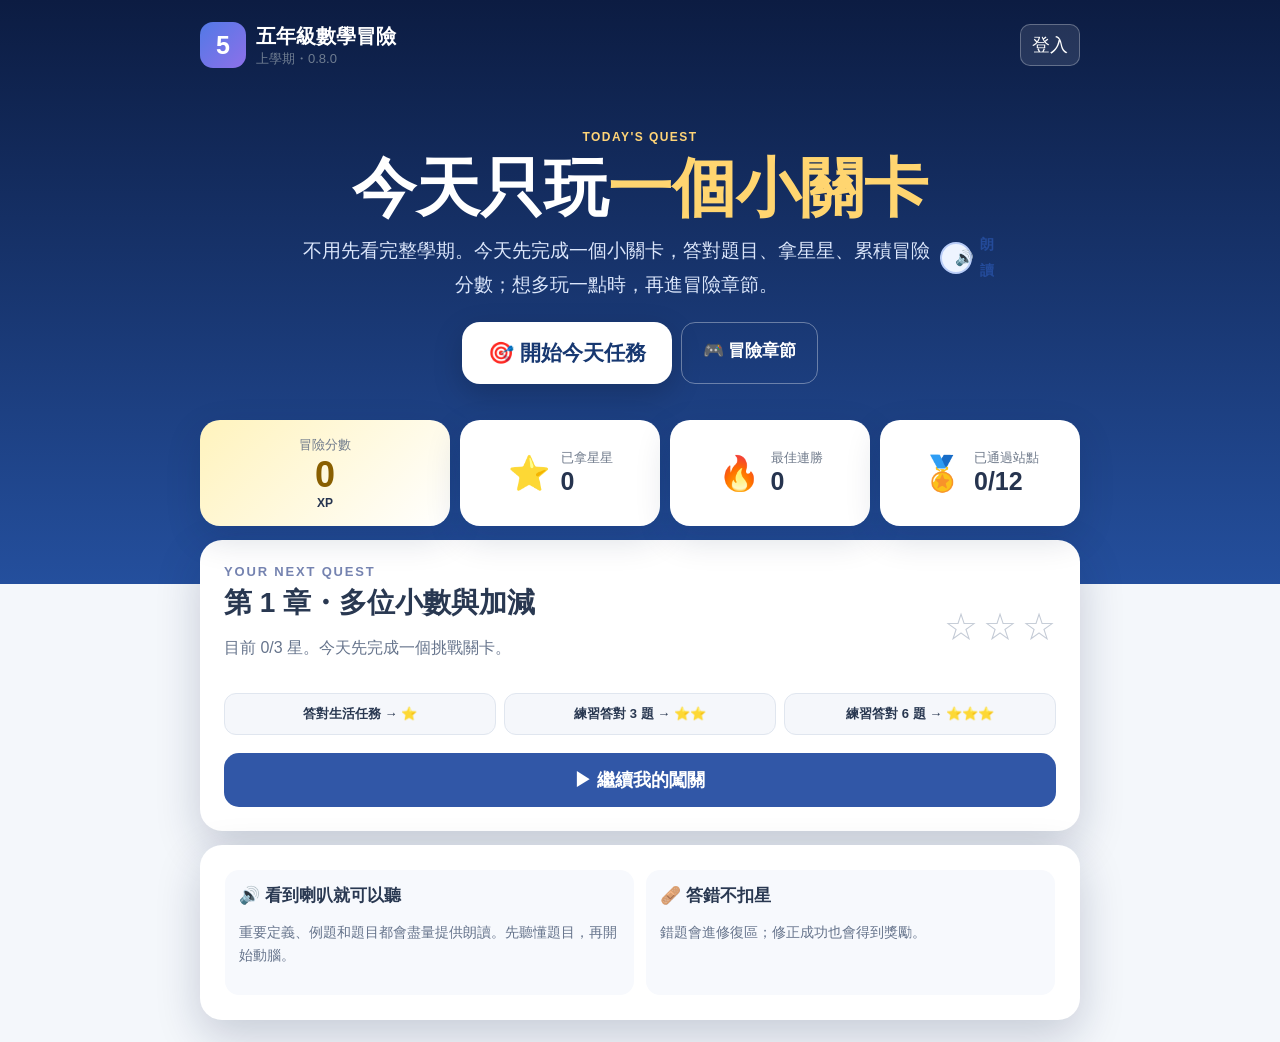
<file: index.html>
<!doctype html>
<html lang="zh-Hant">
<head>
  <meta charset="utf-8"><meta name="viewport" content="width=device-width,initial-scale=1"><meta name="theme-color" content="#183773">
  <meta name="description" content="五年級上學期數學冒險：今天只玩一個挑戰關卡，闖關拿星星、累積冒險分數。">
  <title>五年級數學冒險 0.8.0</title><link rel="manifest" href="manifest.webmanifest"><link rel="icon" href="assets/img/icon.svg" type="image/svg+xml"><link rel="stylesheet" href="assets/css/app.css?v=0.8.0">
</head>
<body class="home simpleHome"><main class="homeWrap">
<header class="homeTop"><div class="brand"><div class="brandMark">5</div><div><b>五年級數學冒險</b><small>上學期・0.8.0</small></div></div><button onclick="G5Account.openPanel()" class="startMini"><span data-account-name>登入</span></button></header>
<section class="homeHero kidHero"><div class="eyebrow">TODAY'S QUEST</div><h1>今天只玩<strong>一個小關卡</strong></h1><p data-voice>不用先看完整學期。今天先完成一個小關卡，答對題目、拿星星、累積冒險分數；想多玩一點時，再進冒險章節。</p><div class="heroActions"><a class="startBtn megaStart" id="todayStart" href="math.html?mode=today">🎯 開始今天任務</a><a class="ghostBtn" id="continueChapter" href="math.html?mode=chapter">🎮 冒險章節</a></div></section>
<section class="homeRewardBoard" aria-label="冒險成績板">
  <div class="scoreOrb"><small>冒險分數</small><b id="homeXp">0</b><span>XP</span></div>
  <div class="homeStat"><span>⭐</span><div><small>已拿星星</small><b id="homeStars">0</b></div></div>
  <div class="homeStat"><span>🔥</span><div><small>最佳連勝</small><b id="homeCombo">0</b></div></div>
  <div class="homeStat"><span>🏅</span><div><small>已通過站點</small><b id="homeDone">0</b></div></div>
</section>
<section class="homeCard currentQuestCard">
  <div class="sectionTag">YOUR NEXT QUEST</div><div class="currentQuestTop"><div><h2 id="homeQuestTitle">今天的小任務</h2><p id="homeQuestText">先過 1 個小關，再決定要不要繼續。</p></div><div class="bigStars" id="homeChapterStars"><span>☆</span><span>☆</span><span>☆</span></div></div>
  <div class="questMiniTrack"><span>答對生活任務 → ⭐</span><span>練習答對 3 題 → ⭐⭐</span><span>練習答對 6 題 → ⭐⭐⭐</span></div>
  <a class="continueBtn" id="homeContinue" href="math.html?mode=today">▶ 繼續我的闖關</a>
</section>
<section class="homeCard simpleTip"><div><b>🔊 看到喇叭就可以聽</b><p>重要定義、例題和題目都會盡量提供朗讀。先聽懂題目，再開始動腦。</p></div><div><b>🩹 答錯不扣星</b><p>錯題會進修復區；修正成功也會得到獎勵。</p></div></section>
</main>
<script src="assets/js/account.js?v=0.8.0"></script><script src="assets/js/voice.js?v=0.8.0"></script>
<script>
function homeStarsFor(p,uid){if(!p.completed?.[uid])return 0;const n=Object.keys(p.correct||{}).filter(k=>k.startsWith(uid+'_')&&p.correct[k]).length;return 1+(n>=3?1:0)+(n>=6?1:0)}
function renderHome(){G5Account.boot({promptIfMissing:false});const p=G5Account.progress()||{},uid=p.lastUnit||'u01',num=Math.max(1,Math.min(10,Number(uid.slice(1))||1));const titles=['多位小數與加減','因數與公因數','倍數與公倍數','擴分・約分・通分','多邊形與扇形','異分母分數加減','線對稱圖形','整數四則運算','面積','柱體・錐體・球'];let stars=0,done=0;for(let i=1;i<=10;i++){const id='u'+String(i).padStart(2,'0');stars+=homeStarsFor(p,id);if(p.completed?.[id])done++}const cs=homeStarsFor(p,uid);document.getElementById('homeXp').textContent=Number(p.xp)||0;document.getElementById('homeStars').textContent=stars;document.getElementById('homeCombo').textContent=Number(p.comboBest)||0;const exams=p.examScores||{},mid=['midterm_A','midterm_B'].some(k=>Number(exams[k]?.attempts||0)>0),fin=['final_A','final_B'].some(k=>Number(exams[k]?.attempts||0)>0);document.getElementById('homeDone').textContent=(done+(mid?1:0)+(fin?1:0))+'/12';document.getElementById('homeQuestTitle').textContent=`第 ${num} 章・${titles[num-1]}`;document.getElementById('homeQuestText').textContent=cs<3?`目前 ${cs}/3 星。今天先完成一個挑戰關卡。`:'這章已三星！可以進下一關或回頭挑戰 Boss。';document.getElementById('homeChapterStars').innerHTML=[1,2,3].map(i=>`<span class="${i<=cs?'on':''}">${i<=cs?'★':'☆'}</span>`).join('');['todayStart','homeContinue'].forEach(id=>document.getElementById(id).href=`math.html?unit=${uid}&mode=today`);document.getElementById('continueChapter').href=`math.html?unit=${uid}&mode=chapter`}
document.addEventListener('DOMContentLoaded',renderHome);window.addEventListener('g5-account-changed',renderHome);
</script></body></html>
</file>
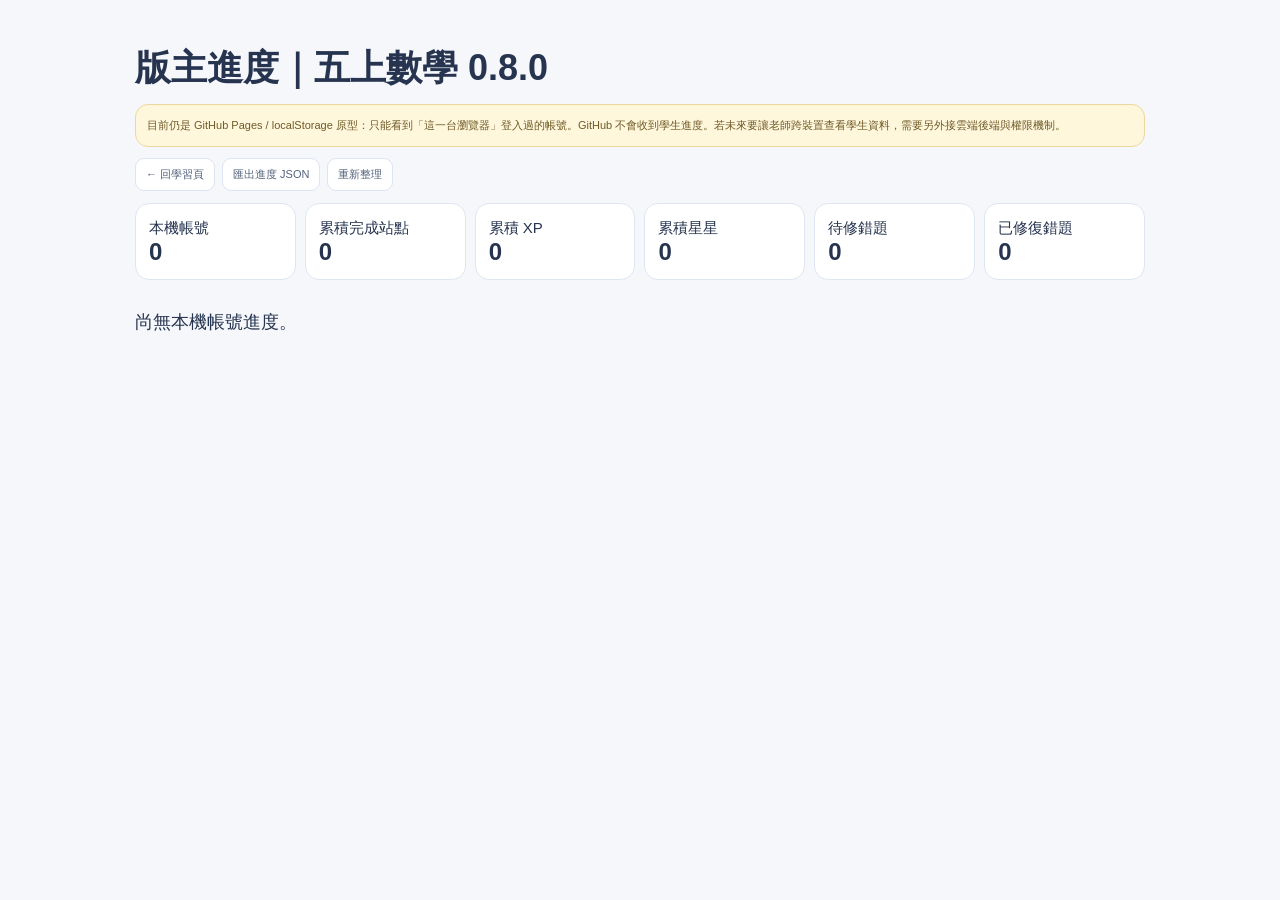
<file: admin-progress.html>
<!doctype html>
<html lang="zh-Hant"><head><meta charset="utf-8"><meta name="viewport" content="width=device-width,initial-scale=1"><title>五上數學 0.8.0｜版主進度</title><link rel="stylesheet" href="assets/css/app.css?v=0.8.0"><style>
.admin{max-width:1050px;margin:auto;padding:20px}.admin h1{margin-bottom:4px}.note{background:#fff7dc;border:1px solid #ecd79d;border-radius:13px;padding:11px;font-size:11px;line-height:1.7;color:#6f5a28}.stats{display:grid;grid-template-columns:repeat(6,1fr);gap:9px;margin:12px 0}.stat{background:#fff;border:1px solid #dfe6f1;border-radius:14px;padding:13px}.stat b{font-size:24px;display:block}.members{display:grid;gap:9px}.member{background:#fff;border:1px solid #dfe6f1;border-radius:15px;padding:13px}.memberTop{display:flex;justify-content:space-between;gap:10px}.memberTop small{color:#77859a}.unitGrid{display:grid;grid-template-columns:repeat(5,1fr);gap:5px;margin-top:9px}.unitGrid span{font-size:9px;background:#f3f6fa;border-radius:8px;padding:7px;text-align:center}.unitGrid span.done{background:#e9f8f0;color:#1d7354}.adminActions{display:flex;gap:7px;margin:10px 0;flex-wrap:wrap}.adminActions button,.adminActions a{border:1px solid #dce5f2;background:#fff;border-radius:9px;padding:8px 10px;text-decoration:none;color:#53627a;font-size:11px}.memberMetrics{display:flex;gap:10px;flex-wrap:wrap;margin-top:9px;font-size:9px;color:#68768a}@media(max-width:720px){.stats{grid-template-columns:1fr 1fr}.unitGrid{grid-template-columns:repeat(2,1fr)}}
</style></head><body><main class="admin"><h1>版主進度｜五上數學 0.8.0</h1><p class="note">目前仍是 GitHub Pages / localStorage 原型：只能看到「這一台瀏覽器」登入過的帳號。GitHub 不會收到學生進度。若未來要讓老師跨裝置查看學生資料，需要另外接雲端後端與權限機制。</p><div class="adminActions"><a href="math.html">← 回學習頁</a><button onclick="exportData()">匯出進度 JSON</button><button onclick="location.reload()">重新整理</button></div><section class="stats"><div class="stat"><small>本機帳號</small><b id="memberN">0</b></div><div class="stat"><small>累積完成站點</small><b id="doneN">0</b></div><div class="stat"><small>累積 XP</small><b id="xpN">0</b></div><div class="stat"><small>累積星星</small><b id="starN">0</b></div><div class="stat"><small>待修錯題</small><b id="mistakeN">0</b></div><div class="stat"><small>已修復錯題</small><b id="fixedN">0</b></div></section><section class="members" id="members"></section></main><script src="assets/js/account.js?v=0.8.0"></script><script>
let UNITS=[];
function unitCorrect(p,uid){return Object.keys(p.correct||{}).filter(k=>k.startsWith(uid+"_")&&p.correct[k]).length}
function stars(p,uid){if(!p.completed?.[uid])return 0;const n=unitCorrect(p,uid);return 1+(n>=3?1:0)+(n>=6?1:0)}
async function render(){UNITS=await fetch("data/units.json").then(r=>r.json());const d=G5Account.read(),arr=Object.values(d.accounts||{});let done=0,xp=0,allStars=0,allMistakes=0,allFixed=0;memberN.textContent=arr.length;members.innerHTML=arr.map(a=>{const p=a.progress?.g5m1||{completed:{},correct:{},xp:0};const n=Object.values(p.completed||{}).filter(Boolean).length,s=UNITS.reduce((sum,u)=>sum+stars(p,u.id),0),badges=UNITS.filter(u=>p.completed?.[u.id]).length,es=p.examScores||{};const mid=['midterm_A','midterm_B'].some(k=>Number(es[k]?.attempts||0)>0),fin=['final_A','final_B'].some(k=>Number(es[k]?.attempts||0)>0),journey=n+(mid?1:0)+(fin?1:0),score=k=>(es[k]?.best??0);const unresolved=Object.keys(p.mistakes||{}).filter(k=>(p.mistakes[k]||0)>0&&!p.correct?.[k]).length;done+=journey;xp+=p.xp||0;allStars+=s;allMistakes+=unresolved;allFixed+=p.fixedMistakes||0;const tiles=[];UNITS.forEach((u,i)=>{const st=stars(p,u.id),station=i<5?i+1:i+2;tiles.push(`<span class="${p.completed?.[u.id]?"done":""}">${station}. ${u.title}<br>${st?"⭐".repeat(st):"—"}</span>`);if(i===4)tiles.push(`<span class="${mid?"done":""}">6. 期中魔王<br>A ${score('midterm_A')||'—'}・B ${score('midterm_B')||'—'}</span>`)});tiles.push(`<span class="${fin?"done":""}">12. 期末魔王<br>A ${score('final_A')||'—'}・B ${score('final_B')||'—'}</span>`);return `<article class="member"><div class="memberTop"><div><b>${a.displayName}</b><small> @${a.id}</small></div><small>Lv.${Math.floor((p.xp||0)/100)+1}｜XP ${p.xp||0}｜${s}⭐</small></div><div class="memberMetrics"><span>完成 ${journey}/12 站</span><span>章節徽章 ${badges}</span><span>期中 A/B ${score('midterm_A')||'—'}/${score('midterm_B')||'—'}</span><span>期末 A/B ${score('final_A')||'—'}/${score('final_B')||'—'}</span><span>最佳連勝 🔥 ${p.comboBest||0}</span><span>待修錯題 🩹 ${unresolved}</span><span>已修復 ${p.fixedMistakes||0}</span></div><div class="unitGrid">${tiles.join("")}</div></article>`}).join("")||"<p>尚無本機帳號進度。</p>";doneN.textContent=done;xpN.textContent=xp;starN.textContent=allStars;mistakeN.textContent=allMistakes;fixedN.textContent=allFixed}
function exportData(){const blob=new Blob([JSON.stringify(G5Account.read(),null,2)],{type:"application/json"}),a=document.createElement("a");a.href=URL.createObjectURL(blob);a.download="grade5-math-v080-progress-backup.json";a.click();URL.revokeObjectURL(a.href)}
render();
</script></body></html>
</file>
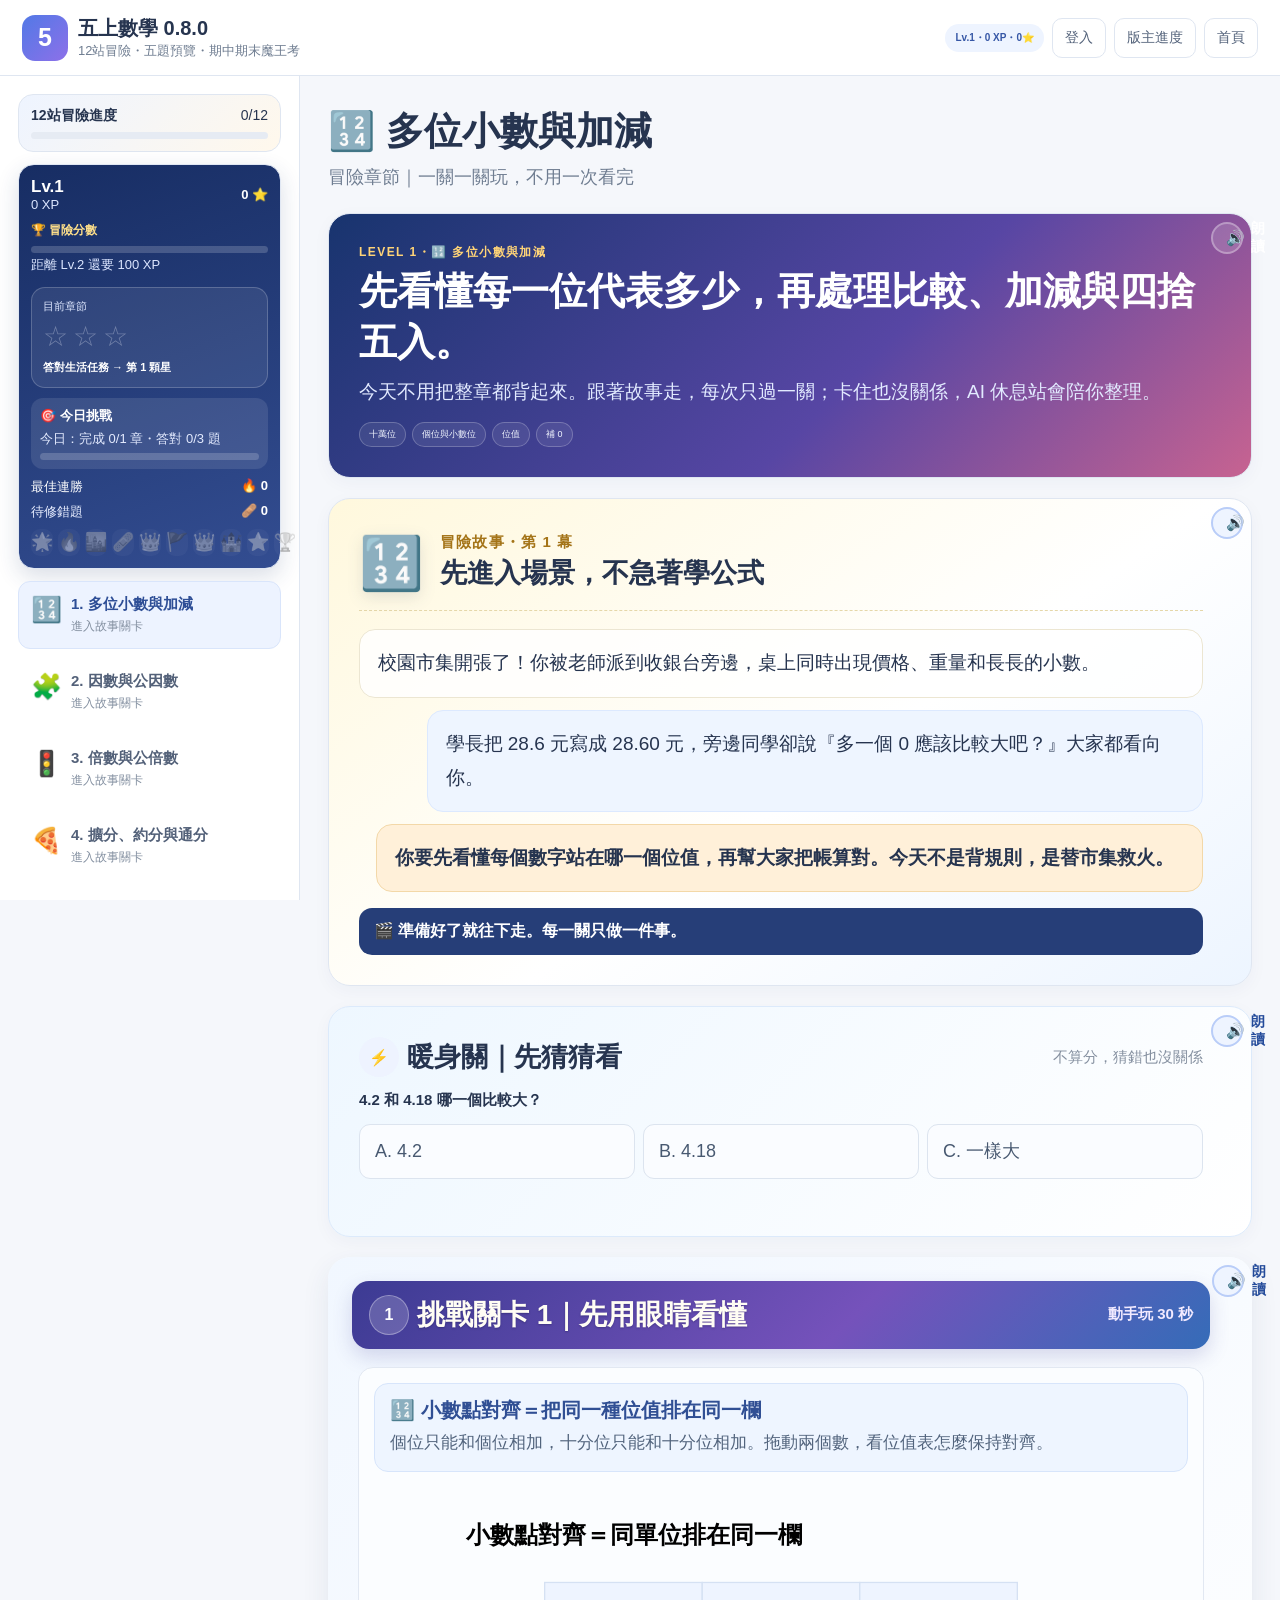
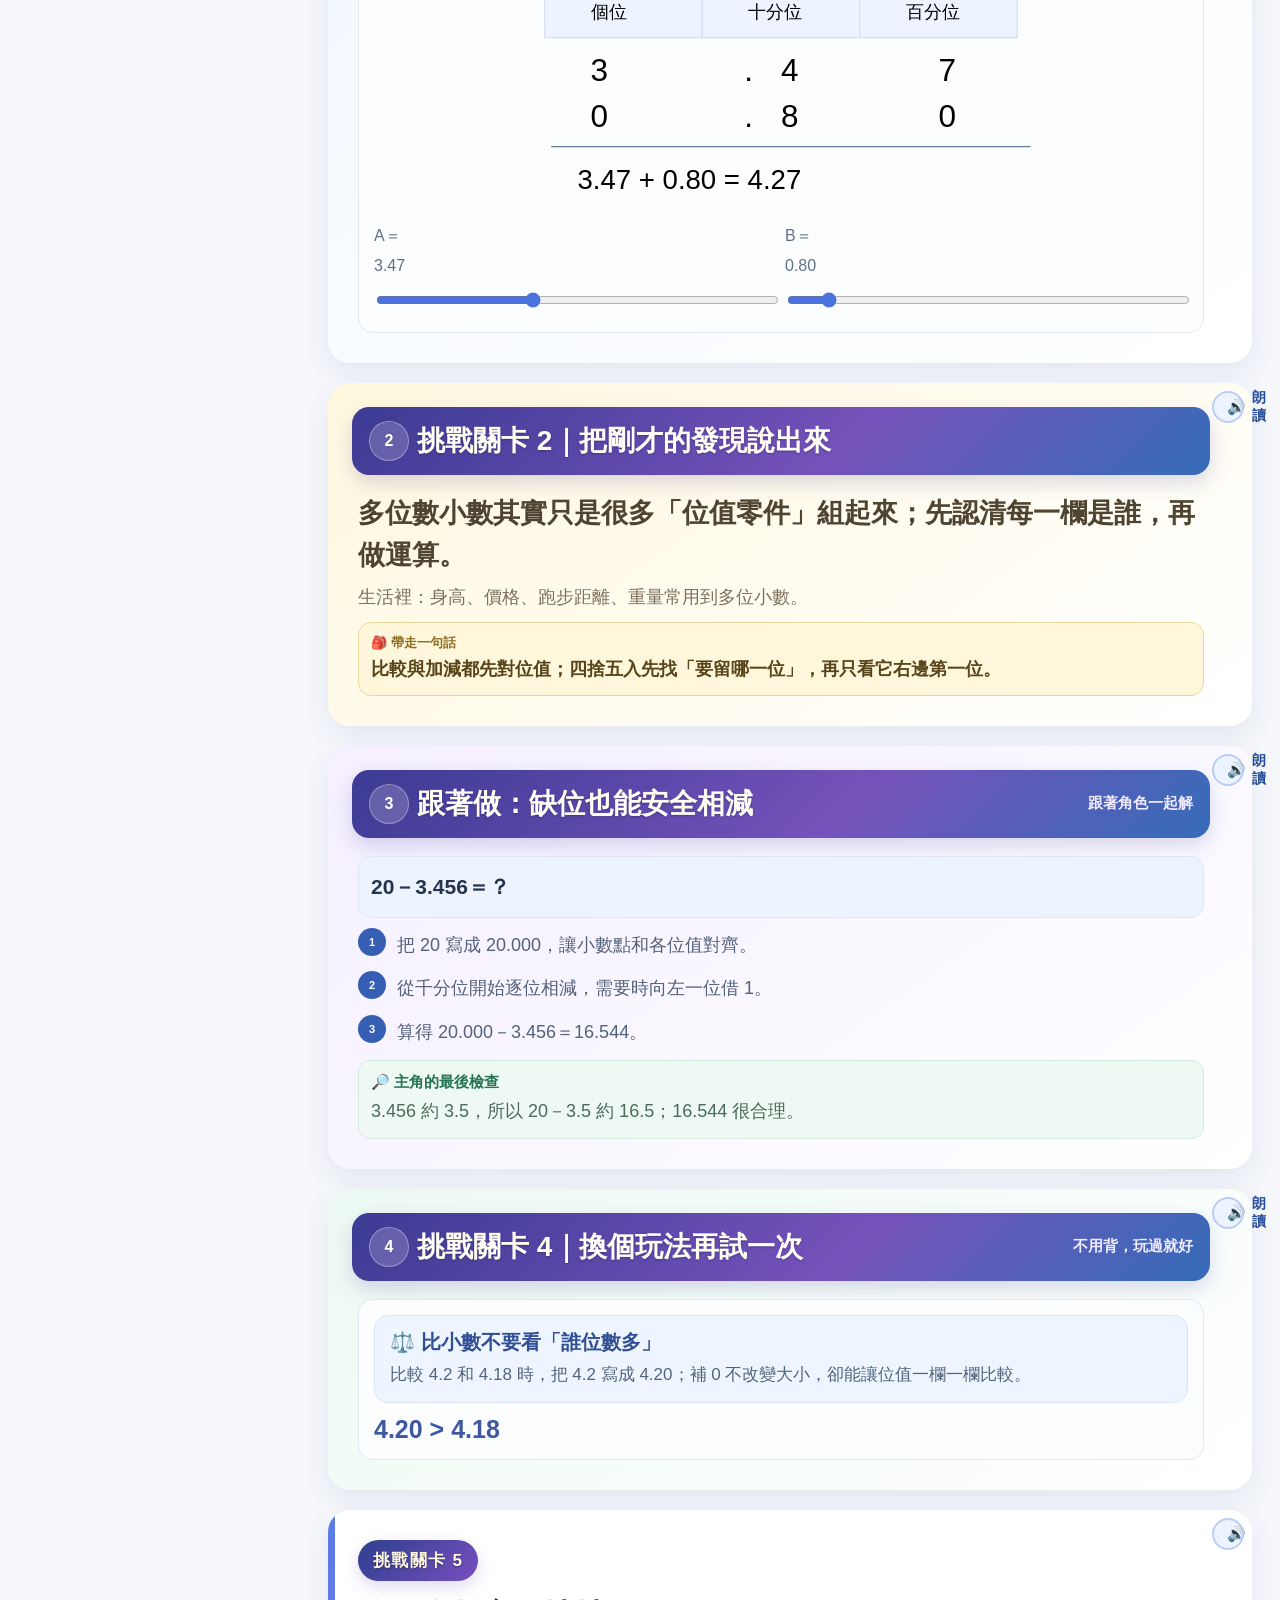
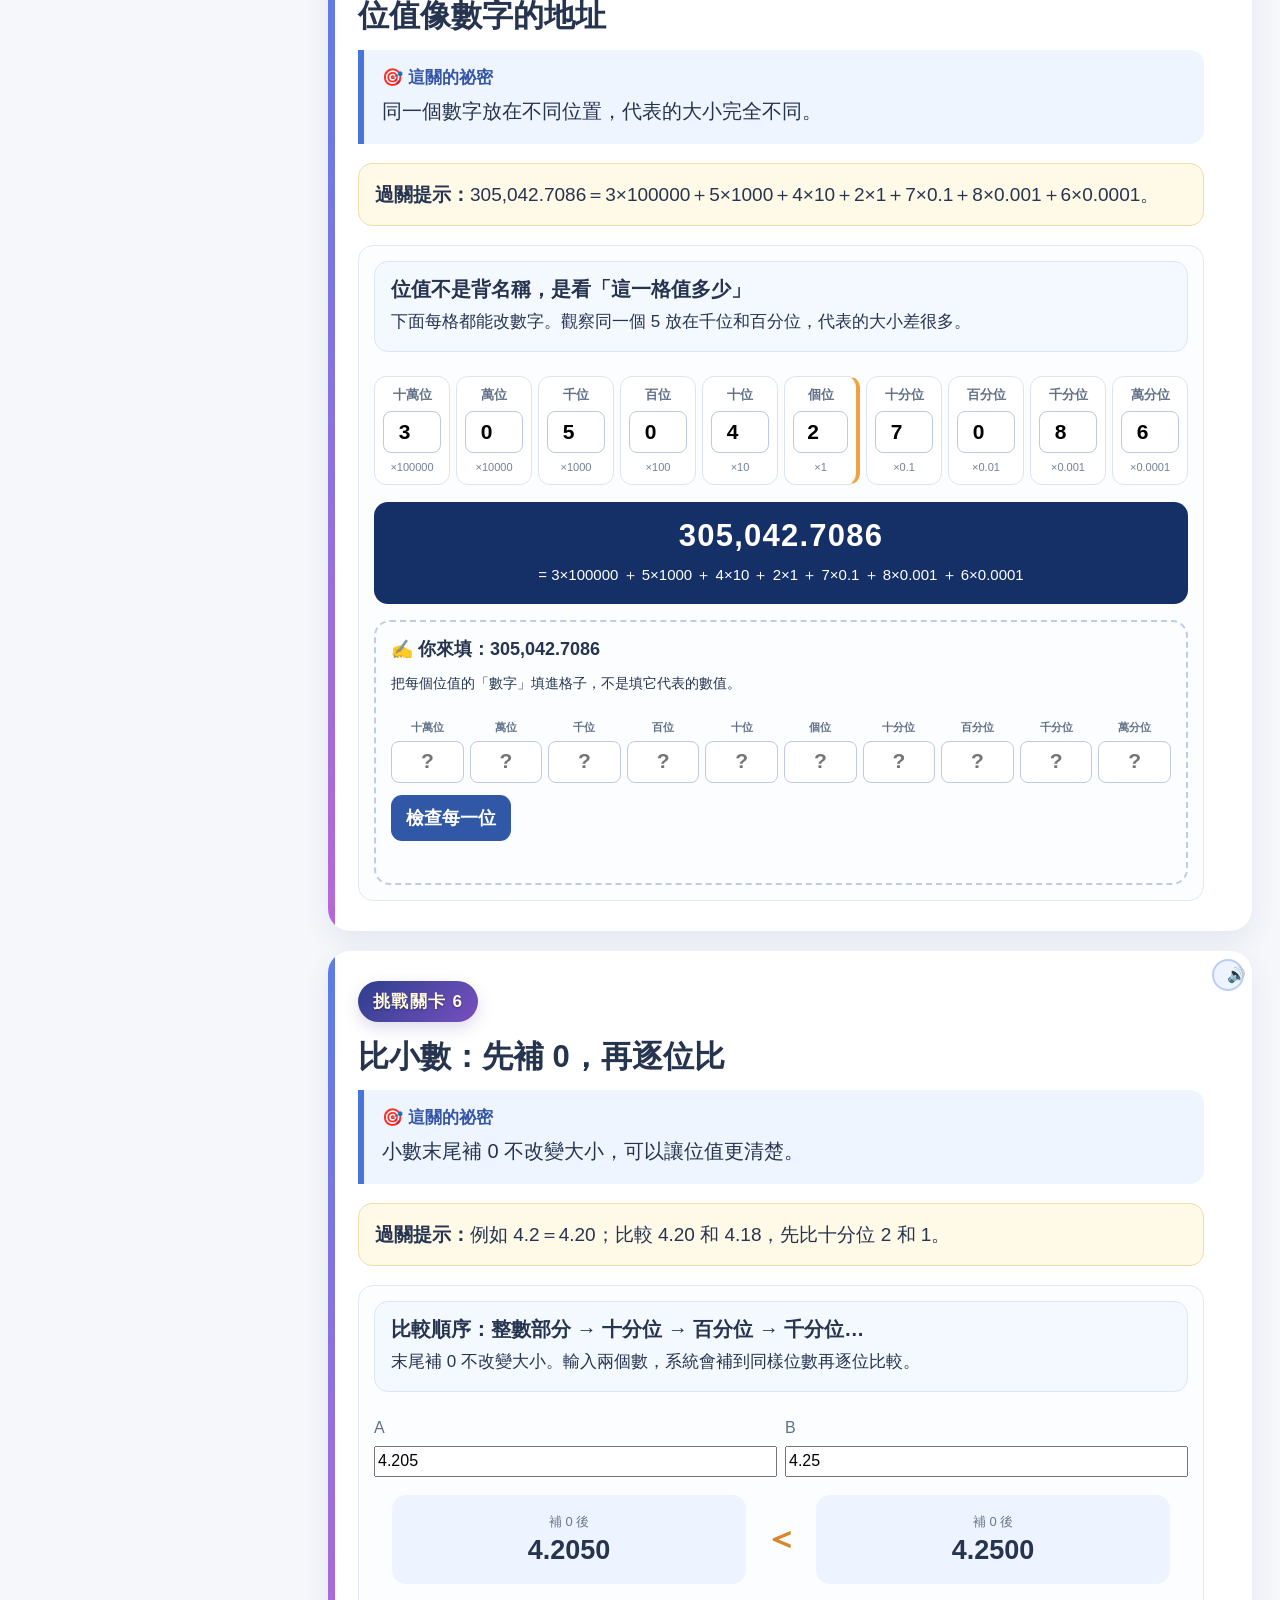
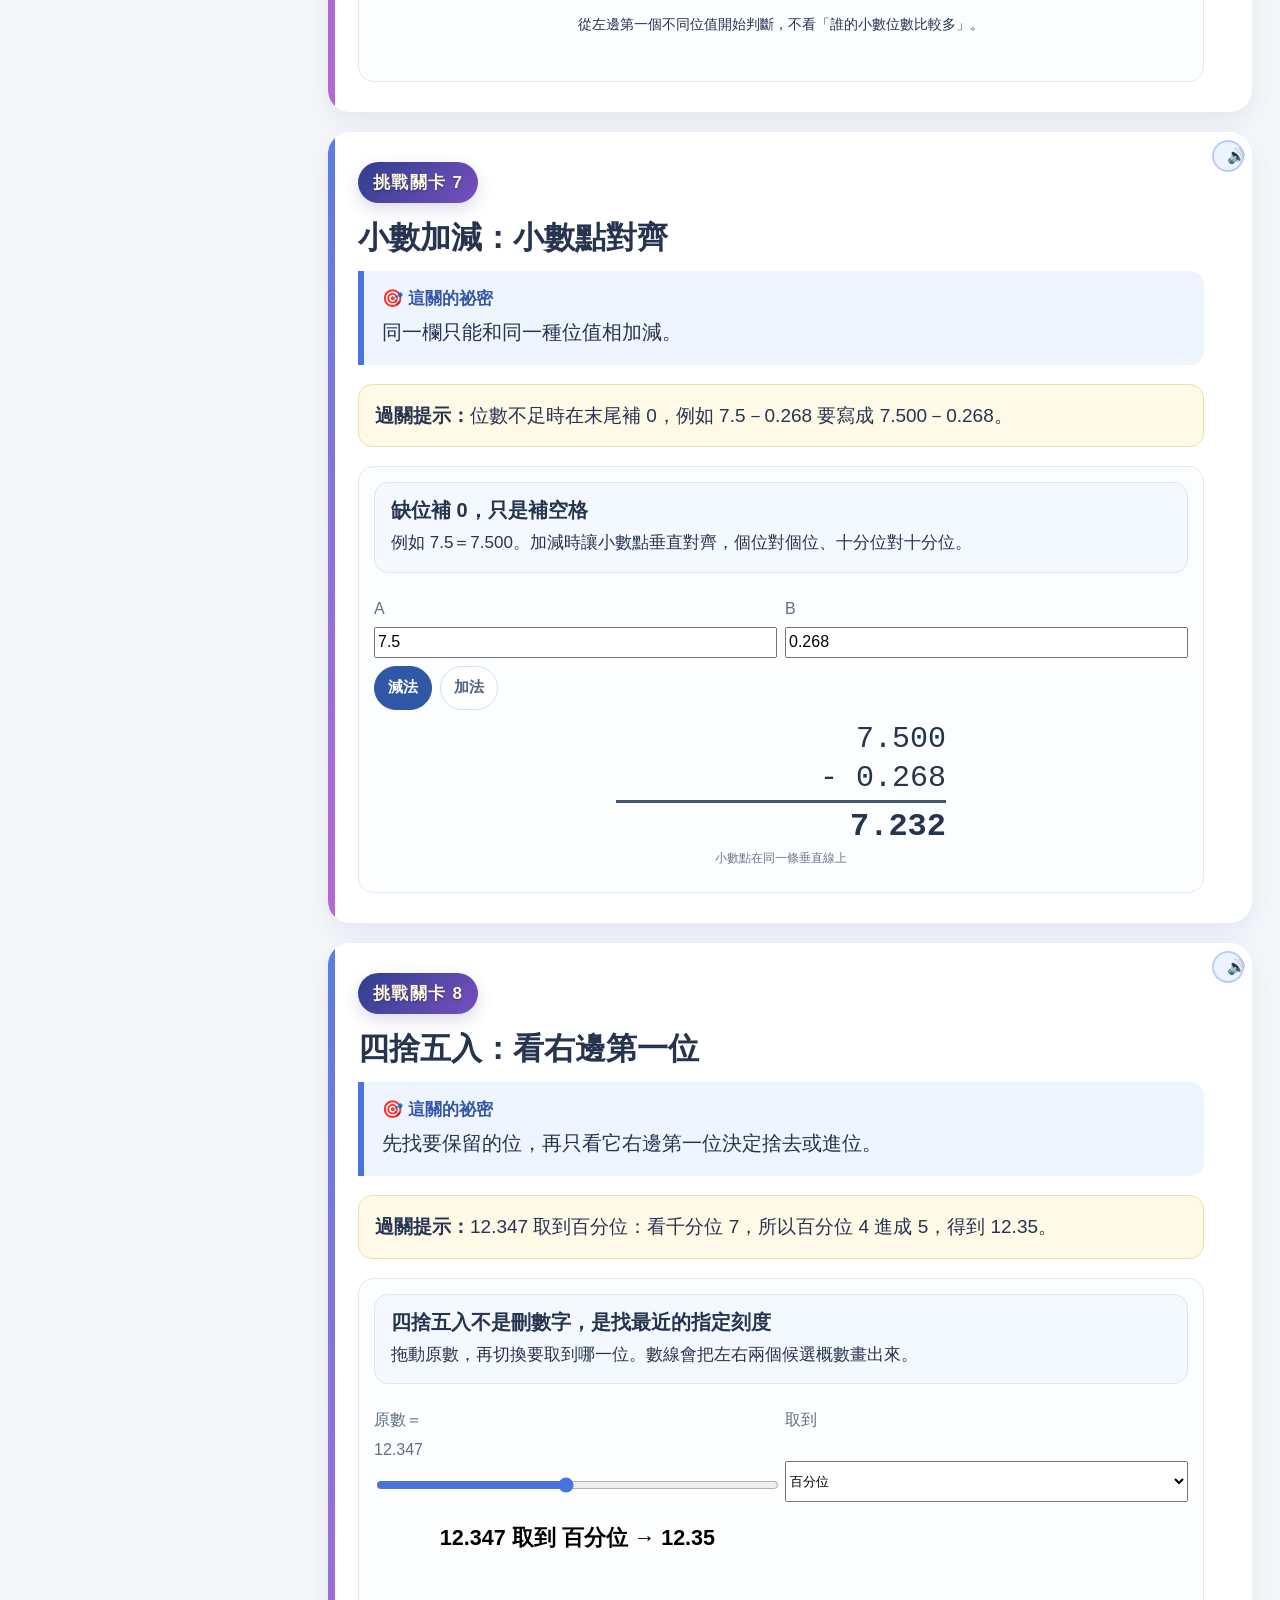
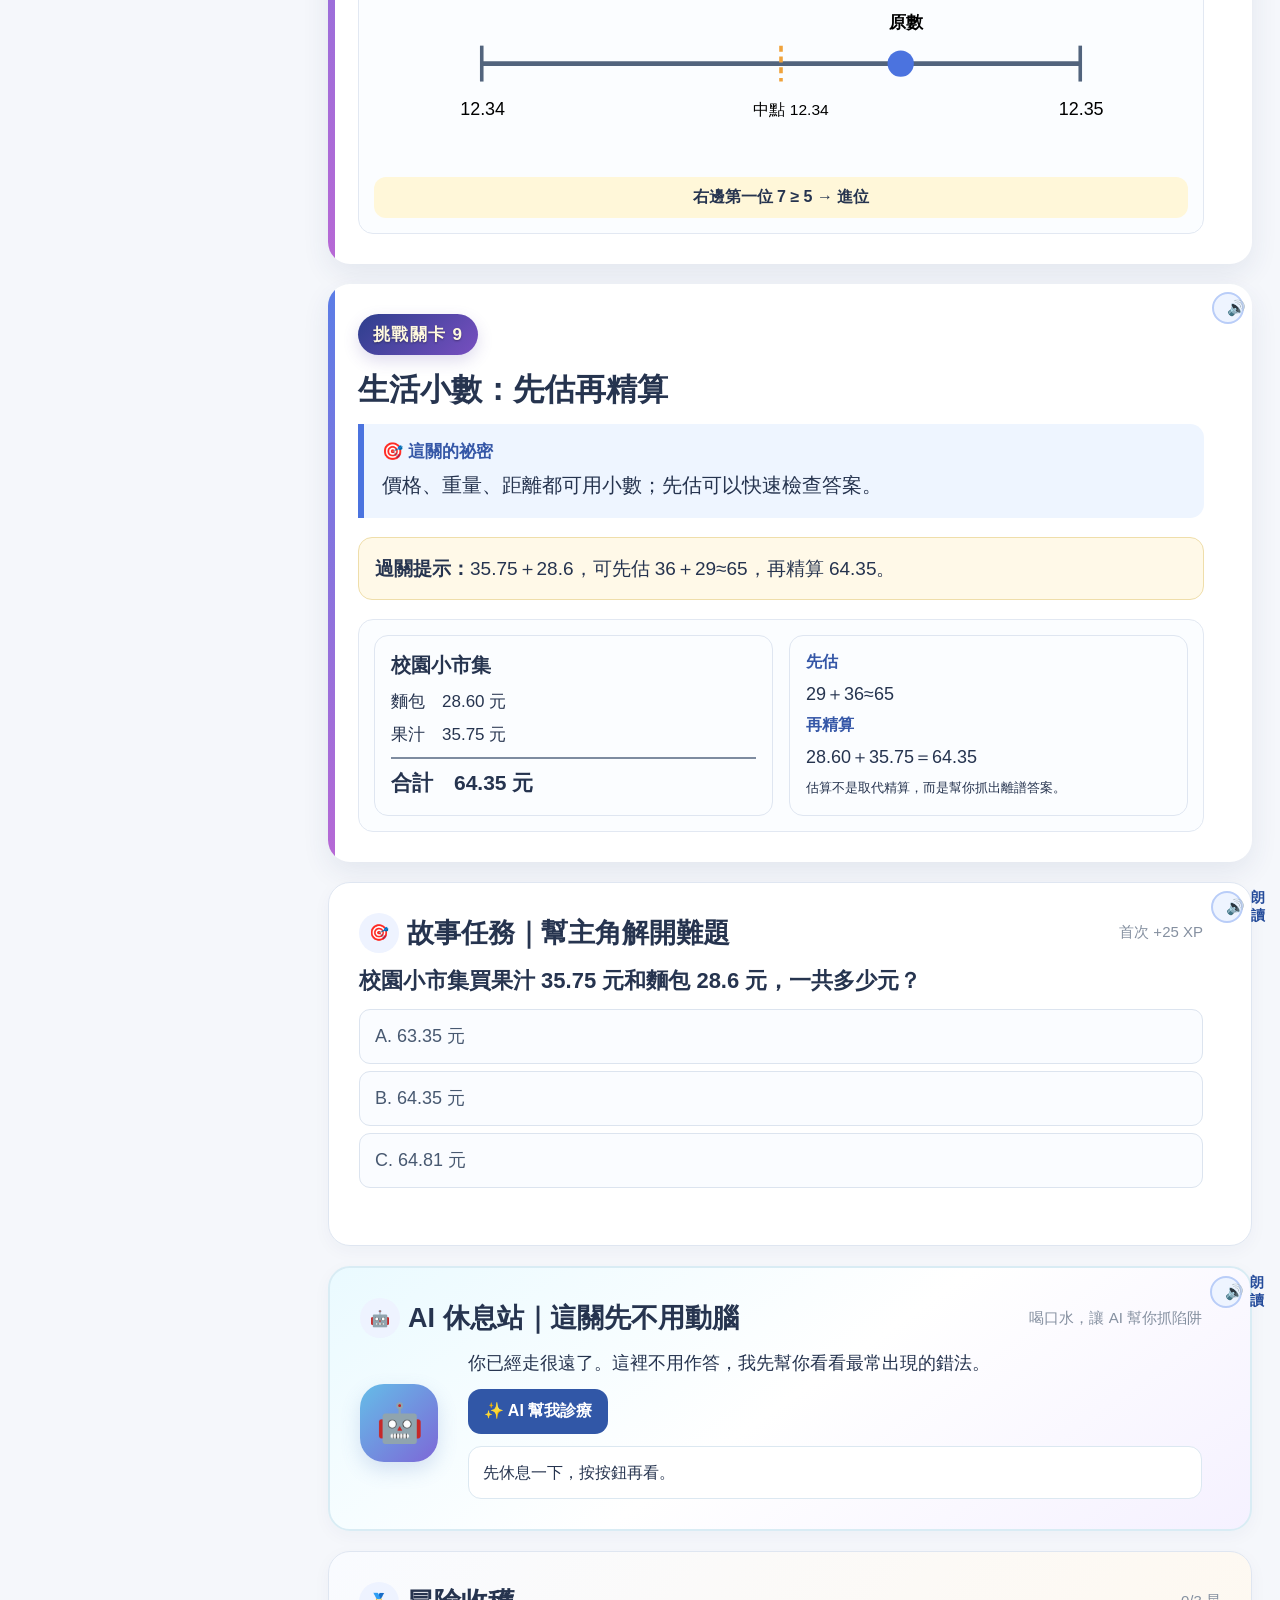
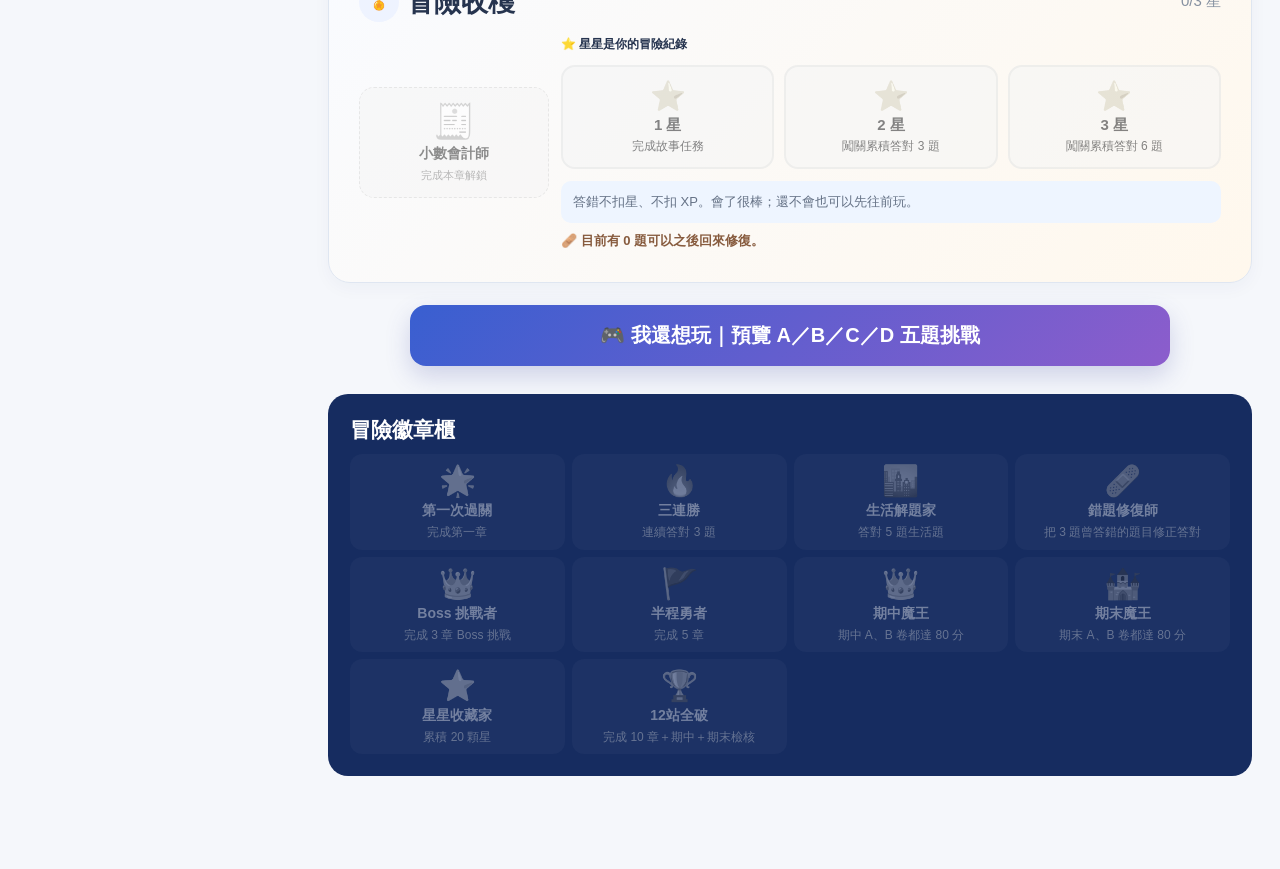
<file: math.html>
<!doctype html>
<html lang="zh-Hant">
<head>
  <meta charset="utf-8">
  <meta name="viewport" content="width=device-width,initial-scale=1">
  <meta name="theme-color" content="#4b73df">
  <meta name="description" content="國小五年級上學期數學互動學習網站：單一觀念今日任務、完整章節、圖像理解、生活活用題與闖關。">
  <title>五年級上學期數學冒險 0.8.0</title>
  <link rel="manifest" href="manifest.webmanifest">
  <link rel="icon" href="assets/img/icon.svg" type="image/svg+xml">
  <link rel="stylesheet" href="assets/css/app.css?v=0.8.0">
</head>
<body>
<header class="topbar">
  <div class="brand"><button class="menuBtn" id="menuBtn" aria-label="開啟章節選單">☰</button><div class="brandMark">5</div><div><b>五上數學 0.8.0</b><small>12站冒險・五題預覽・期中期末魔王考</small></div></div>
  <div class="topActions"><span class="topReward" id="topReward">Lv.1・0 XP・0⭐</span><button id="accountBtn"><span data-account-name>登入</span></button><a href="admin-progress.html">版主進度</a><a href="index.html">首頁</a></div>
</header>
<div class="layout">
  <aside class="sidebar">
    <div class="progressCard"><div class="progressTop"><b>12站冒險進度</b><span id="courseProgress">0/12</span></div><div class="bar"><i id="courseBar"></i></div></div>
    <section class="rewardCard">
      <div class="rewardHead"><div><b id="rewardLevel">Lv.1</b><small id="rewardXp">0 XP</small></div><strong id="rewardStars">0 ⭐</strong></div>
      <div class="scoreLabel">🏆 冒險分數</div><div class="bar xp"><i id="xpBar"></i></div><small id="xpNext">距離 Lv.2 還要 100 XP</small><div class="chapterStarMeter"><small>目前章節</small><div id="chapterStarsBig" class="chapterStarsBig"><span>☆</span><span>☆</span><span>☆</span></div><b id="chapterStarNext">先完成生活任務拿第 1 顆星</b></div>
      <div class="dailyBox"><b>🎯 今日挑戰</b><span id="dailyText">完成 0/1 章・答對 0/3 題</span><div class="bar daily"><i id="dailyBar"></i></div></div>
      <div class="rewardRow"><span>最佳連勝</span><b id="rewardCombo">🔥 0</b></div><div class="mistakeQuick"><span>待修錯題</span><b id="rewardMistakes">🩹 0</b></div><div class="badgeMini" id="badgeMini"></div>
    </section>
    <nav class="unitNav" id="unitNav"></nav>
  </aside>
  <main class="content"><header class="unitHeader"><h1 id="unitTitle"></h1><p id="unitSub"></p></header><div id="main"></div></main>
</div>
<script src="assets/js/account.js?v=0.8.0"></script><script src="assets/js/voice.js?v=0.8.0"></script><script src="assets/js/app.js?v=0.8.0"></script>
</body>
</html>
</file>
<file: assets/css/app.css>
:root{--bg:#f5f7fb;--ink:#26344f;--muted:#6f7d91;--line:#dfe6f1;--blue:#4b73df;--green:#2fa46f;--amber:#edae45}
*{box-sizing:border-box}html,body{margin:0;min-height:100%;font-family:"Noto Sans TC","Microsoft JhengHei",sans-serif;background:var(--bg);color:var(--ink)}
button,input{font:inherit}button{cursor:pointer}
.topbar{height:66px;position:sticky;top:0;z-index:50;background:#fff;border-bottom:1px solid var(--line);display:flex;align-items:center;justify-content:space-between;padding:0 18px}
.brand{display:flex;align-items:center;gap:10px}.brandMark{width:40px;height:40px;border-radius:13px;background:linear-gradient(135deg,#5279e6,#8d70e9);color:#fff;display:grid;place-items:center;font-size:22px;font-weight:900}.brand b{font-size:16px}.brand small{display:block;color:var(--muted);font-size:10px}
.topActions{display:flex;gap:8px}.topActions button,.topActions a{border:1px solid var(--line);background:#fff;border-radius:10px;padding:8px 10px;color:#53627a;text-decoration:none;font-size:11px}
.layout{display:grid;grid-template-columns:250px minmax(0,1fr);min-height:calc(100vh - 66px)}
.sidebar{background:#fff;border-right:1px solid var(--line);padding:14px;position:sticky;top:66px;height:calc(100vh - 66px);overflow:auto}
.progressCard{background:linear-gradient(135deg,#eef4ff,#fff8ec);border:1px solid var(--line);border-radius:15px;padding:12px;margin-bottom:12px}.progressTop{display:flex;justify-content:space-between;font-size:11px}.bar{height:7px;background:#e6ebf3;border-radius:999px;overflow:hidden;margin-top:7px}.bar i{display:block;height:100%;background:linear-gradient(90deg,#4f78e1,#36aa7a);width:0}
.unitNav{display:grid;gap:6px}.unitNav button{display:flex;gap:9px;text-align:left;border:1px solid transparent;background:transparent;border-radius:12px;padding:9px;color:#536179}.unitNav button:hover{background:#f6f8fc}.unitNav button.on{background:#edf3ff;border-color:#d9e5fb;color:#2e4e96}.unitNav button>span{font-size:19px}.unitNav b{display:block;font-size:11px}.unitNav small{font-size:9px;color:#8490a1}
.content{max-width:900px;width:100%;margin:0 auto;padding:20px 18px 60px}.unitHeader{margin-bottom:12px}.unitHeader h1{margin:0 0 5px;font-size:23px}.unitHeader p{margin:0;color:var(--muted);font-size:12px}
.questCard{position:relative;background:#fff;border:1px solid var(--line);border-radius:19px;padding:16px;margin-bottom:12px;box-shadow:0 5px 18px rgba(33,52,91,.04);scroll-margin-top:82px}
.heroCard{background:linear-gradient(135deg,#17346f,#3956a3 68%,#6652a4);color:#fff;padding:20px}.heroCard h2{margin:5px 0 7px;font-size:25px;line-height:1.35}.heroCard p{margin:0;color:#e2eaff;line-height:1.7;font-size:13px}.eyebrow{font-size:10px;color:#ffd477;font-weight:900;letter-spacing:.12em}
.cardHead{display:flex;justify-content:space-between;align-items:center;gap:10px;margin-bottom:10px}.cardHead>div{display:flex;align-items:center;gap:8px}.cardHead h3{margin:0;font-size:16px}.cardHead small{font-size:10px;color:#8590a0}.step{width:28px;height:28px;border-radius:50%;display:grid;place-items:center;background:#eef3ff;color:#4d66b6;font-size:11px;font-weight:900}
.labWrap{border:1px solid #e2e8f2;border-radius:15px;background:#fbfdff;padding:10px;overflow:hidden}.labWrap svg{width:100%;height:auto;display:block;max-height:360px}.labWrap label{display:grid;gap:5px;color:#617086;font-size:11px;margin-top:8px}.labWrap input[type=range]{width:100%;accent-color:var(--blue)}
.dual{display:grid;grid-template-columns:1fr 1fr;gap:8px}.coachCard{background:#fffaf0}.bigSay{font-size:18px;font-weight:900;line-height:1.55;margin:0 0 8px;color:#4e4431}.life{font-size:11px;color:#7d715e;margin:0}.taskQ{font-size:15px;line-height:1.6;padding-right:42px}.choices{display:grid;gap:7px;margin-top:10px}.choices button,.practiceQ button{border:1px solid #dce4ef;background:#fafcff;border-radius:11px;padding:10px;text-align:left;color:#485971}.choices button:hover,.practiceQ button:hover{background:#edf4ff}
.feedback{margin-top:9px;padding:9px 10px;border-radius:10px;font-size:12px;line-height:1.6;min-height:0}.feedback.good{background:#e9f8f0;color:#176b4c}.feedback.bad{background:#fff0f1;color:#974049}
.hidden{display:none!important}.whyGrid{display:grid;grid-template-columns:repeat(3,1fr);gap:8px}.whyGrid>div{position:relative;border:1px solid #e1e7f1;border-radius:13px;padding:12px}.whyGrid b{font-size:12px}.whyGrid p{font-size:11px;color:#68768a;line-height:1.65;margin:6px 0 0}.practiceTitle{font-size:15px;margin:18px 0 8px}.practiceList{display:grid;gap:8px}.practiceQ{border:1px solid #e2e8f2;border-radius:13px;padding:11px}.practiceQ>b{font-size:12px}.practiceQ>div{display:flex;gap:6px;flex-wrap:wrap;margin-top:7px}.practiceQ button{padding:7px 9px;font-size:11px}.practiceQ p{font-size:10px;margin:6px 0 0}.goodText{color:#1c7653}.badText{color:#9e414a}.fullToggle{display:block;margin:8px auto;border:0;background:transparent;color:#6677b8;text-decoration:underline;font-size:11px}.unitFinish{text-align:center;font-size:11px;color:#5e6f88;padding:10px}
.voiceReadable{position:relative;padding-right:48px!important}.voiceBtn{position:absolute;right:8px;top:8px;width:32px;height:32px;border-radius:50%;border:1px solid #dce5f2;background:#fff;color:#3558a7;display:grid;place-items:center}.heroCard .voiceBtn{background:rgba(255,255,255,.15);color:#fff;border-color:rgba(255,255,255,.3)}.voiceBtn.on{background:#3558a7;color:#fff}
.gcf,.venn{display:grid;grid-template-columns:1fr 1fr 1fr;gap:8px}.venn>div{border:1px solid #dfe7f2;border-radius:999px;padding:15px;text-align:center;background:#f5f8fd;font-size:11px}.venn .over{background:#fff3c9}.fractionRows{display:grid;gap:8px;padding:8px}.fractionRows>div{display:grid;grid-template-columns:50px 1fr;align-items:center;gap:8px}.bars{height:28px;border:1px solid #cfd9e8;background:#f5f7fa;border-radius:8px;overflow:hidden}.bars i{display:block;height:100%;background:#6484e7}.miniGame{padding:12px;font-size:12px;line-height:1.7}.compareBig{font-size:25px;font-weight:900;margin-top:12px;color:#3d58a1}.sectorIcon{width:110px;height:110px;border-radius:50%;background:conic-gradient(#5f7fe4 0 25%,#eef2f8 25%);display:grid;place-items:center;margin:12px auto;font-weight:900}.flowCalc{display:grid;gap:7px;text-align:center}.flowCalc div,.flowCalc strong{padding:9px;border-radius:10px;background:#eef4ff}.solidCards{display:grid;grid-template-columns:repeat(3,1fr);gap:7px}.solidCards>button{border:1px solid #dce5f2;background:#fff;border-radius:10px;padding:8px}.solidCards #solidBox{grid-column:1/-1;text-align:center;padding:12px}.solidPic{font-size:70px;color:#5d78d8}.netShape{font-family:monospace;font-size:28px;line-height:1.1;text-align:center}
.accountOverlay{position:fixed;inset:0;background:rgba(12,24,50,.52);z-index:100;display:grid;place-items:center;padding:16px}.accountCard{position:relative;width:min(380px,100%);background:#fff;border-radius:18px;padding:19px;color:#293851}.accountCard h3{margin:0 0 6px}.accountCard p{font-size:11px;color:#718096}.accountCard label{display:grid;gap:4px;font-size:11px;margin:9px 0}.accountCard input{border:1px solid #dce5f2;border-radius:9px;padding:9px}.accountCard .primary,.accountCard .secondary{width:100%;border:0;border-radius:10px;padding:10px;margin-top:6px}.accountCard .primary{background:#3157a7;color:#fff}.accountCard .secondary{background:#f1f4f9}.closeAccount{position:absolute;right:10px;top:10px;border:0;background:transparent;font-size:20px}
.menuBtn{display:none}
.home{min-height:100vh;background:linear-gradient(180deg,#0b1837 0,#183773 52%,#f4f7fb 52%);padding:20px}.homeWrap{max-width:900px;margin:auto}.homeTop{display:flex;justify-content:space-between;align-items:center;color:#fff}.homeHero{text-align:center;color:#fff;padding:70px 10px 60px}.homeHero h1{font-size:clamp(34px,7vw,60px);margin:8px 0}.homeHero strong{color:#ffd570}.homeHero p{max-width:620px;margin:auto;color:#dbe6fb;line-height:1.8;font-size:13px}.startBtn{display:inline-block;margin-top:20px;background:#fff;color:#173871;border-radius:14px;padding:13px 18px;text-decoration:none;font-weight:900}.homeCard{background:#fff;border-radius:22px;padding:18px;color:#293851;box-shadow:0 16px 45px rgba(15,32,68,.2)}.unitMap{display:grid;grid-template-columns:repeat(5,1fr);gap:8px;margin-top:12px}.unitMap div{background:#f7f9fd;border:1px solid #e1e8f2;border-radius:12px;padding:10px;text-align:center;font-size:10px}.unitMap b{display:block;font-size:20px;margin-bottom:4px}
@media(max-width:760px){.layout{display:block}.sidebar{position:fixed;top:66px;left:0;bottom:0;width:270px;height:auto;transform:translateX(-110%);transition:.2s;z-index:40;box-shadow:10px 0 25px rgba(0,0,0,.08)}body.menuOpen .sidebar{transform:none}.menuBtn{display:inline-block}.content{padding:14px 10px 50px}.whyGrid{grid-template-columns:1fr}.dual{grid-template-columns:1fr}.questCard{border-radius:16px;padding:13px}.heroCard h2{font-size:21px}.unitMap{grid-template-columns:repeat(2,1fr)}.unitMap div:last-child{grid-column:span 2}.topActions a{display:none}.venn{grid-template-columns:1fr}.solidCards{grid-template-columns:repeat(3,1fr)}}

/* ---------- v0.2 adventure layer ---------- */
.topReward{align-self:center;border-radius:999px;background:#eef4ff;color:#3657a6;padding:7px 10px;font-size:10px;font-weight:900;white-space:nowrap}
.rewardCard{border:1px solid #e0e7f3;background:linear-gradient(160deg,#172d63,#334d91);color:#fff;border-radius:16px;padding:12px;margin-bottom:12px;box-shadow:0 8px 22px rgba(31,55,108,.16)}
.rewardHead{display:flex;align-items:center;justify-content:space-between}.rewardHead>div{display:grid}.rewardHead b{font-size:17px}.rewardHead small,.rewardCard>small{font-size:9px;color:#dce6ff}.rewardHead strong{font-size:13px}.rewardCard .bar{background:rgba(255,255,255,.18)}.rewardCard .xp i{background:linear-gradient(90deg,#ffd25d,#ff9d5a)}
.dailyBox{margin-top:10px;padding:9px;border-radius:12px;background:rgba(255,255,255,.1);display:grid;gap:5px}.dailyBox b{font-size:10px}.dailyBox span{font-size:9px;color:#e4ebff}.rewardCard .daily{margin:0}.rewardCard .daily i{background:#6ee0ad}.rewardRow{display:flex;justify-content:space-between;margin-top:9px;font-size:9px}.badgeMini{display:flex;gap:5px;margin-top:8px}.miniBadge{width:27px;height:27px;border-radius:9px;background:rgba(255,255,255,.08);display:grid;place-items:center;filter:grayscale(1);opacity:.45}.miniBadge.on{filter:none;opacity:1;background:rgba(255,255,255,.18)}
.keywordRow{display:flex;gap:6px;flex-wrap:wrap;margin-top:13px}.keywordRow span{border:1px solid rgba(255,255,255,.22);background:rgba(255,255,255,.08);border-radius:999px;padding:5px 9px;font-size:9px;color:#f2f6ff}
.storyCard{background:linear-gradient(135deg,#fff9e9,#fff)}.storyLead{margin:0 0 12px;font-size:13px;line-height:1.75;color:#5f5136}.missionBox{border:1px solid #ecdba8;background:#fffdf5;border-radius:15px;padding:13px}.missionBox>b{font-size:14px}.missionBox p{font-size:12px;line-height:1.7;color:#6b5c3e}.missionBox ol{margin:8px 0 0;padding-left:21px}.missionBox li{font-size:11px;line-height:1.8;color:#6b5c3e}
.taskCard.passed{border-color:#bfe7d3;box-shadow:0 6px 20px rgba(45,159,109,.09)}.rewardUnitCard{background:linear-gradient(135deg,#f9fbff,#fff8ed)}.unitRewardGrid{display:grid;grid-template-columns:190px 1fr;gap:12px;align-items:center}.chapterBadge{border:1px dashed #cfd8e8;background:#f4f6fa;border-radius:15px;padding:13px;text-align:center;filter:grayscale(1);opacity:.55}.chapterBadge.on{filter:none;opacity:1;background:#fff4cf;border-style:solid;border-color:#ead27c}.chapterBadge span{font-size:34px;display:block}.chapterBadge b{display:block;font-size:12px;margin-top:4px}.chapterBadge small{font-size:9px;color:#7a8291}.unitRewardGrid>div:last-child b{font-size:12px}.unitRewardGrid>div:last-child p{font-size:11px;color:#657286;line-height:1.7;margin:5px 0 0}
.goalGrid{display:grid;grid-template-columns:repeat(3,1fr);gap:8px;margin-bottom:10px}.goalGrid>div{border-radius:13px;padding:12px;background:#f4f8ff;border:1px solid #e0e8f6}.goalGrid b{font-size:11px;color:#4863a4}.goalGrid p{font-size:10px;line-height:1.65;color:#647289;margin:5px 0 0}.trapBox{border-radius:13px;background:#fff3f0;border:1px solid #f0d5cf;padding:12px;margin-bottom:10px}.trapBox b{font-size:11px;color:#9a5149}.trapBox p{font-size:10px;line-height:1.65;color:#765650;margin:5px 0 0}.practiceHint{font-size:10px;color:#748196;margin:-3px 0 10px}.qMeta{display:flex!important;justify-content:space-between;align-items:center;margin:0 0 7px!important}.qMeta span{font-size:9px;border-radius:999px;background:#eef4ff;color:#4964aa;padding:4px 7px}.lifeQ .qMeta span{background:#edf9f3;color:#287253}.qMeta small{font-size:9px;color:#8a96a7}.practiceQ{transition:.18s}.practiceQ:hover{transform:translateY(-1px);box-shadow:0 5px 14px rgba(45,67,105,.06)}
.achievementPanel{margin-top:16px;background:#162c60;color:#fff;border-radius:20px;padding:16px}.achievementPanel h3{margin:0 0 10px;font-size:15px}.badgeGrid{display:grid;grid-template-columns:repeat(6,1fr);gap:7px}.achievement{text-align:center;border-radius:12px;background:rgba(255,255,255,.08);padding:9px 5px;filter:grayscale(1);opacity:.4}.achievement.on{filter:none;opacity:1;background:rgba(255,255,255,.15)}.achievement span{display:block;font-size:23px}.achievement b{display:block;font-size:9px;margin:4px 0}.achievement small{display:block;font-size:7px;color:#d6def2;line-height:1.35}
.rewardToast{position:fixed;left:50%;top:78px;transform:translate(-50%,-15px);z-index:120;background:#172e62;color:#fff;border:1px solid rgba(255,255,255,.2);border-radius:999px;padding:10px 16px;font-size:11px;font-weight:900;box-shadow:0 12px 30px rgba(20,42,90,.25);opacity:0;transition:.2s;pointer-events:none}.rewardToast.show{opacity:1;transform:translate(-50%,0)}
.heroActions{display:flex;justify-content:center;gap:9px;flex-wrap:wrap;margin-top:20px}.heroActions .startBtn{margin-top:0}.ghostBtn{display:inline-block;color:#fff;border:1px solid rgba(255,255,255,.35);border-radius:14px;padding:13px 18px;text-decoration:none;font-weight:800}.featureStrip{display:grid;grid-template-columns:repeat(4,1fr);gap:8px;margin-bottom:12px}.featureStrip>div{background:#fff;border-radius:16px;padding:13px;box-shadow:0 10px 30px rgba(15,32,68,.12)}.featureStrip b{display:block;font-size:11px}.featureStrip span{display:block;font-size:9px;color:#738096;line-height:1.5;margin-top:4px}.homeCard+.homeCard{margin-top:12px}.sectionTag{font-size:9px;letter-spacing:.14em;color:#7583b0;font-weight:900}.rewardExplain{display:grid;grid-template-columns:1.5fr .8fr;gap:20px;align-items:center}.rewardExplain h2{margin:5px 0 8px}.rewardExplain p{font-size:11px;color:#6c7890;line-height:1.75}.rewardPreview{min-height:130px;border-radius:17px;background:linear-gradient(135deg,#17346f,#6752a4);display:flex;gap:8px;align-items:center;justify-content:center;flex-wrap:wrap;padding:14px;color:#fff}.rewardPreview span{font-size:30px}.rewardPreview strong{flex-basis:100%;text-align:center;font-size:10px}
.startMini{border:1px solid rgba(255,255,255,.28);background:rgba(255,255,255,.1);color:#fff;border-radius:10px;padding:8px 11px}

@media(max-width:900px){.badgeGrid{grid-template-columns:repeat(3,1fr)}.featureStrip{grid-template-columns:repeat(2,1fr)}}
@media(max-width:760px){.topReward{display:none}.rewardCard{margin-top:2px}.unitRewardGrid{grid-template-columns:1fr}.goalGrid{grid-template-columns:1fr}.badgeGrid{grid-template-columns:repeat(3,1fr)}.featureStrip{grid-template-columns:1fr 1fr}.rewardExplain{grid-template-columns:1fr}.homeHero{padding:55px 8px 45px}.home{background:linear-gradient(180deg,#0b1837 0,#183773 43%,#f4f7fb 43%)}}
@media(max-width:480px){.featureStrip{grid-template-columns:1fr}.badgeGrid{grid-template-columns:repeat(2,1fr)}.homeTop .brand b{font-size:13px}.homeHero h1{font-size:34px}.topbar{padding:0 9px}.topActions{gap:4px}.topActions button{padding:7px 8px}}

/* ---------- v0.3 deep learning layer ---------- */
.warmupCard{background:linear-gradient(135deg,#eef7ff,#fff);border-color:#dceafb}.diagnosticQ{font-size:15px;line-height:1.7;margin:4px 0 11px}.choices.compact{display:grid;grid-template-columns:repeat(3,minmax(0,1fr));gap:8px}.choices.compact button{min-height:42px}
.memoryStrip{margin-top:13px;border-radius:13px;padding:11px 12px;background:#fff7dc;border:1px solid #ead99e;display:grid;gap:3px}.memoryStrip span{font-size:9px;color:#8b6c24;font-weight:900}.memoryStrip b{font-size:12px;color:#59451a;line-height:1.6}
.workedCard{background:linear-gradient(145deg,#f7fbff,#ffffff)}.workedProblem{font-size:14px;font-weight:900;line-height:1.7;padding:12px;border-radius:13px;background:#edf4ff;border:1px solid #dce7f6;margin-bottom:10px}.workedSteps{display:grid;gap:8px}.workedSteps>div{display:grid;grid-template-columns:30px 1fr;gap:9px;align-items:start}.workedSteps span{width:28px;height:28px;border-radius:50%;display:grid;place-items:center;background:#365fb4;color:#fff;font-size:11px;font-weight:900}.workedSteps p{margin:2px 0;font-size:12px;line-height:1.7;color:#53627a}.reasonCheck{margin-top:10px;padding:10px 12px;border-radius:12px;background:#eef9f3;border:1px solid #d6ebdf}.reasonCheck b{font-size:10px;color:#267352}.reasonCheck p{font-size:10px;line-height:1.6;color:#4e6a5c;margin:4px 0 0}
.clinicCard{background:linear-gradient(135deg,#fff5f1,#fff);border-color:#f0ddd4}.clinicRule{font-size:11px;line-height:1.7;color:#76584c;background:#fff;border-left:4px solid #ef9a72;padding:9px 11px;border-radius:0 10px 10px 0}
.mistakeStatus{margin-top:7px!important;color:#875b3e!important;font-weight:800}.bossCard{margin:14px 0;padding:14px;border-radius:16px;border:1px solid #ddcef2;background:linear-gradient(135deg,#f7f0ff,#fff8e7)}.bossCard.done{border-color:#b9e2cc;background:linear-gradient(135deg,#effbf5,#fff)}.bossTitle{display:flex;justify-content:space-between;gap:10px;margin-bottom:9px}.bossTitle span{font-size:12px;font-weight:900;color:#5a3c8d}.bossTitle small{font-size:9px;color:#7b6a91}.bossCard>b{display:block;font-size:13px;line-height:1.7;margin-bottom:9px}
.practiceHead{display:flex;justify-content:space-between;gap:14px;align-items:flex-end;margin-top:15px}.practiceHead .practiceTitle{margin:0}.filterBtns{display:flex;gap:5px;flex-wrap:wrap;justify-content:flex-end}.filterBtns button{border:1px solid #dbe3ef;background:#fff;color:#5f6d82;border-radius:999px;padding:6px 9px;font-size:9px}.filterBtns button.on{background:#3157a7;color:#fff;border-color:#3157a7}.qMeta .difficulty{background:#fff5db;color:#8b6821}.practiceQ.needsFix{border-color:#e9bd9f;background:#fffaf6}.hintLine{display:flex;align-items:center;gap:8px;min-height:28px;margin-top:7px}.hintLine button{border:0;background:#eef3fb;color:#4d628f;border-radius:9px;padding:6px 8px;font-size:9px}.hintLine span{font-size:9px;color:#6e7890;line-height:1.45}.emptyPractice{padding:18px;border-radius:14px;background:#eff9f4;color:#3e7258;text-align:center;font-size:11px;line-height:1.7}
.rewardCard .mistakeQuick{display:flex;justify-content:space-between;margin-top:7px;font-size:9px;color:#e7edff}.rewardCard .mistakeQuick b{color:#fff}.achievementPanel .badgeGrid{grid-template-columns:repeat(4,1fr)}
@media(max-width:760px){.choices.compact{grid-template-columns:1fr}.practiceHead{align-items:flex-start;flex-direction:column}.filterBtns{justify-content:flex-start}.achievementPanel .badgeGrid{grid-template-columns:repeat(2,1fr)}}

/* ---------- v0.4 visual-interactive deepening ---------- */
html{font-size:17px}.content{max-width:1020px;padding:24px 22px 70px}.unitHeader h1{font-size:29px}.unitHeader p{font-size:15px;line-height:1.65}.questCard{padding:21px;margin-bottom:16px}.heroCard{padding:25px}.heroCard h2{font-size:30px}.heroCard p{font-size:16px}.eyebrow{font-size:12px}.cardHead h3{font-size:20px}.cardHead small{font-size:12px}.step{width:34px;height:34px;font-size:13px}.storyLead{font-size:16px}.missionBox>b{font-size:17px}.missionBox p{font-size:15px}.missionBox li{font-size:14px}.bigSay{font-size:21px}.life{font-size:14px}.memoryStrip b{font-size:15px}.workedProblem{font-size:16px}.workedSteps p{font-size:14px}.reasonCheck p,.clinicRule{font-size:13px}.taskQ{font-size:17px}.choices button,.practiceQ button{font-size:14px;padding:12px}.feedback{font-size:14px}.practiceQ>b{font-size:15px;line-height:1.65}.practiceQ p,.practiceHint{font-size:13px}.qMeta span,.qMeta small{font-size:11px}.labWrap{padding:15px;overflow:visible}.labWrap label{font-size:14px;line-height:1.55;margin-top:12px}.labWrap input[type=range]{min-height:30px}.labWrap svg{max-height:430px}.unitNav b{font-size:13px}.unitNav small{font-size:11px}.unitNav button{padding:11px}.unitNav button>span{font-size:22px}.topActions button,.topActions a{font-size:13px}.brand b{font-size:18px}.brand small{font-size:11px}.goalGrid b{font-size:13px}.goalGrid p,.trapBox p{font-size:12px}.unitRewardGrid>div:last-child p{font-size:13px}
.labIntro{border-radius:14px;background:#eef5ff;border:1px solid #d7e5fb;padding:13px 15px;margin-bottom:12px}.labIntro b{font-size:16px;color:#304f94}.labIntro p{font-size:14px;line-height:1.75;margin:5px 0 0;color:#52647d}.modeBtns{display:flex;gap:8px;flex-wrap:wrap;margin:8px 0 12px}.modeBtns button{border:1px solid #d5dfef;background:#fff;border-radius:999px;padding:9px 13px;color:#52647d;font-weight:800}.modeBtns button.on{background:#3157a7;color:#fff;border-color:#3157a7}.triple{display:grid;grid-template-columns:repeat(3,minmax(0,1fr));gap:10px}.factorExplain{display:grid;grid-template-columns:1fr 1fr;gap:10px}.factorExplain>div{display:grid;gap:4px;border:1px solid #dfe7f2;border-radius:13px;padding:12px;background:#fff}.factorExplain b{font-size:14px;color:#3657a6}.factorExplain span{font-size:16px;font-weight:900}.factorExplain small{font-size:12px;color:#718096}.factorPairs{display:grid;grid-template-columns:repeat(2,minmax(0,1fr));gap:8px;margin:10px 0}.factorPair{display:grid;grid-template-columns:1fr auto 1fr auto;align-items:center;gap:6px;background:#f7f9fd;border:1px solid #e1e8f2;border-radius:12px;padding:10px;font-size:13px}.factorPair strong{color:#2e6d52}.conceptCallout{padding:11px;border-radius:12px;background:#fff7db;border:1px solid #ead792;font-size:14px}.gcfGrid{display:grid;grid-template-columns:1fr 1fr 1fr;gap:8px}.gcfGrid>div{border:1px solid #dfe7f2;border-radius:14px;padding:12px;background:#fff}.gcfGrid b{font-size:14px}.gcfGrid p{font-size:13px;line-height:1.7}.gcfGrid .commonFactor{background:#fff5cf;border-color:#ead88f}.gcfGrid strong{font-size:14px}.centerNote{text-align:center;font-size:13px}.trackResult{display:flex;gap:10px;flex-wrap:wrap;justify-content:center}.trackResult b{flex-basis:100%;text-align:center;font-size:17px;color:#2d6c4b}.trackResult span{background:#eef8f2;border-radius:999px;padding:7px 11px;font-size:13px}.symShapePicker{margin-top:16px;border-top:1px dashed #ccd6e6;padding-top:14px}.symShapePicker>b{font-size:15px}.mirrorSteps{display:flex;align-items:center;justify-content:center;gap:12px;flex-wrap:wrap;padding:25px 10px;border-radius:14px;background:#f8fbff}.mirrorSteps span{font-size:24px;font-weight:900}.mirrorSteps i{font-size:13px;color:#607087}.mirrorSteps b{background:#dceff5;border-radius:10px;padding:12px}.cutPaste{display:flex;align-items:center;justify-content:center;gap:16px;flex-wrap:wrap;padding:20px}.cutPaste div{font-size:72px;color:#5579df}.cutPaste span,.cutPaste b{font-size:15px}.solidStage{display:grid;grid-template-columns:minmax(0,1.6fr) minmax(220px,.8fr);gap:12px;align-items:center}.solidFacts{display:grid;gap:9px;border:1px solid #dbe4f2;background:#fff;border-radius:15px;padding:14px}.solidFacts b{font-size:21px;color:#3657a6}.solidFacts span{font-size:14px;line-height:1.55}.netVisual{display:grid;grid-template-columns:220px 1fr;gap:18px;align-items:center;padding:12px}.netVisual b{font-size:17px}.netVisual p{font-size:14px}.cubeNet{position:relative;width:190px;height:150px}.cubeNet i{position:absolute;width:44px;height:44px;border:2px solid #5579df;background:#e7efff}.cubeNet i:nth-child(1){left:0;top:53px}.cubeNet i:nth-child(2){left:44px;top:53px}.cubeNet i:nth-child(3){left:88px;top:53px}.cubeNet i:nth-child(4){left:132px;top:53px}.cubeNet i:nth-child(5){left:44px;top:9px}.cubeNet i:nth-child(6){left:44px;top:97px}.wideDiagram text,.solidStage text{font-family:"Noto Sans TC","Microsoft JhengHei",sans-serif}
@media(max-width:760px){html{font-size:16px}.content{padding:16px 11px 55px}.unitHeader h1{font-size:25px}.heroCard h2{font-size:25px}.questCard{padding:16px}.cardHead h3{font-size:18px}.labWrap{padding:10px}.labWrap svg{max-height:none}.triple,.factorExplain,.gcfGrid,.solidStage,.netVisual{grid-template-columns:1fr}.factorPairs{grid-template-columns:1fr}.solidFacts{margin-top:6px}.modeBtns button{padding:8px 10px}.mirrorSteps{gap:7px}.labIntro p{font-size:13px}}
/* v0.4 readable type scale for home/sidebar */
.homeHero p{font-size:16px}.homeCard>p,.rewardExplain p{font-size:14px}.featureStrip b{font-size:14px}.featureStrip span{font-size:12px}.unitMap div{font-size:12px}.sectionTag{font-size:11px}.progressTop{font-size:12px}.rewardHead small,.rewardCard>small,.dailyBox b,.dailyBox span,.rewardRow,.rewardCard .mistakeQuick{font-size:11px}.chapterBadge b{font-size:14px}.chapterBadge small{font-size:11px}.achievement b{font-size:11px}.achievement small{font-size:9px}

/* ---------- v0.5 navigation + readability + focused daily lessons ---------- */
:root{--v05-text:18px;--v05-small:14px}
html{font-size:19px}
body{font-size:var(--v05-text)}
.topbar{height:76px;padding:0 22px}.layout{grid-template-columns:300px minmax(0,1fr);min-height:calc(100vh - 76px)}.sidebar{top:76px;height:calc(100vh - 76px);padding:18px}.content{max-width:1160px;padding:30px 28px 90px}.brand b{font-size:20px}.brand small{font-size:13px}.brandMark{width:46px;height:46px;font-size:25px}.topActions button,.topActions a{font-size:14px;padding:10px 12px}.unitHeader{margin-bottom:20px}.unitHeader h1{font-size:34px}.unitHeader p{font-size:17px;line-height:1.7}.questCard{padding:26px;margin-bottom:20px;border-radius:22px}.heroCard{padding:30px}.heroCard h2{font-size:35px}.heroCard p{font-size:18px}.cardHead h3{font-size:24px}.cardHead small{font-size:14px}.step{width:40px;height:40px;font-size:16px}.storyLead,.missionBox p{font-size:17px}.missionBox li{font-size:16px}.bigSay{font-size:24px}.life{font-size:16px}.memoryStrip span{font-size:13px}.memoryStrip b{font-size:17px}.workedProblem{font-size:18px}.workedSteps p{font-size:16px}.reasonCheck b{font-size:15px}.reasonCheck p,.clinicRule{font-size:15px}.taskQ{font-size:19px}.choices button,.practiceQ button{font-size:16px;min-height:50px;padding:13px 15px}.feedback{font-size:16px}.practiceQ>b{font-size:17px}.practiceQ p,.practiceHint{font-size:15px}.qMeta span,.qMeta small{font-size:13px}.hintLine button,.hintLine span{font-size:13px}.labWrap label{font-size:16px}.labIntro b{font-size:19px}.labIntro p{font-size:16px}.modeBtns button{font-size:15px;min-height:44px}.unitNav{gap:9px}.unitNav button{padding:13px 12px;min-height:64px}.unitNav b{font-size:15px}.unitNav small{font-size:12px;line-height:1.4}.unitNav button>span{font-size:25px}.progressTop{font-size:14px}.rewardHead b{font-size:17px}.rewardHead small,.rewardCard>small,.dailyBox b,.dailyBox span,.rewardRow,.rewardCard .mistakeQuick{font-size:13px}.achievementPanel{padding:22px}.achievementPanel h3{font-size:21px}.achievement b{font-size:14px}.achievement small{font-size:12px}.achievement span{font-size:30px}

.fullToggle{display:block;width:min(760px,100%);margin:22px auto 28px;border:2px solid #3157a7;background:#3157a7;color:#fff;text-decoration:none;border-radius:16px;padding:17px 20px;font-size:18px;font-weight:900;box-shadow:0 8px 22px rgba(49,87,167,.18)}.fullToggle:hover{background:#27498e}.practiceTitle{font-size:23px;margin:22px 0 8px}.filterBtns button{font-size:14px;padding:10px 14px}.goalGrid b{font-size:16px}.goalGrid p,.trapBox p{font-size:15px}.whyGrid b{font-size:16px}.whyGrid p{font-size:15px}.bossCard>b{font-size:18px}.bossTitle span{font-size:17px}.bossTitle small{font-size:13px}

/* Homepage: all cards are visibly clickable, semester map is not dimmed. */
.homeWrap{max-width:1120px}.homeHero{padding:76px 10px 64px}.homeHero p{font-size:18px}.startBtn,.ghostBtn{font-size:17px;padding:15px 22px}.featureStrip>a{display:flex;flex-direction:column;gap:6px;background:#fff;border:2px solid #e1e8f2;border-radius:18px;padding:17px;text-decoration:none;color:#293851;box-shadow:0 10px 30px rgba(15,32,68,.12);transition:.15s}.featureStrip>a:hover{transform:translateY(-2px);border-color:#7b96e7;box-shadow:0 15px 34px rgba(15,32,68,.17)}.featureStrip>a b{font-size:17px}.featureStrip>a span{font-size:14px;color:#65748d;line-height:1.55}.featureStrip>a em{font-style:normal;font-size:13px;font-weight:900;color:#3157a7;margin-top:auto}.homeCard{padding:25px}.homeCard h2{font-size:27px}.homeCard>p{font-size:16px}.unitMap{grid-template-columns:repeat(5,minmax(0,1fr));gap:12px}.unitMap a{display:flex;min-height:145px;flex-direction:column;align-items:center;justify-content:center;text-align:center;gap:6px;background:#fff;border:2px solid #dfe7f3;border-radius:16px;padding:14px;text-decoration:none;color:#293851;box-shadow:0 5px 14px rgba(30,50,90,.05);transition:.15s}.unitMap a:hover{border-color:#6f8ee6;background:#f5f8ff;transform:translateY(-2px)}.unitMap a b{font-size:32px}.unitMap a span{font-size:15px;font-weight:900;line-height:1.35}.unitMap a em{font-style:normal;font-size:12px;color:#4665b7;font-weight:800}.sectionTag{font-size:13px}

/* Focused daily-task mode */
.todayModeBar{display:flex;justify-content:space-between;gap:18px;align-items:center;background:#fff8dc;border:2px solid #ecd889;border-radius:18px;padding:18px 20px;margin-bottom:16px}.todayModeBar div{display:grid;gap:4px}.todayModeBar b{font-size:21px}.todayModeBar span{font-size:15px;color:#665b3d}.todayModeBar button{border:0;background:#3157a7;color:#fff;border-radius:13px;padding:12px 16px;font-size:15px;font-weight:900}.todayPager{display:flex;gap:9px;overflow:auto;padding:3px 1px 13px;margin-bottom:10px}.todayPager button{flex:0 0 auto;display:flex;align-items:center;gap:8px;border:2px solid #dfe6f1;background:#fff;border-radius:999px;padding:10px 14px;font-size:14px;color:#56667d}.todayPager button span{width:28px;height:28px;border-radius:50%;display:grid;place-items:center;background:#edf2fb;font-weight:900}.todayPager button.on{border-color:#3157a7;background:#edf3ff;color:#24458c}.todayPager button.done span{background:#dff5e9;color:#23704e}.todayConceptCard{padding:31px}.todayConceptCard h2{font-size:32px;margin:8px 0 18px}.definitionBox{background:#eef5ff;border-left:6px solid #4b73df;border-radius:0 14px 14px 0;padding:16px 18px;margin:12px 0 14px}.definitionBox b{font-size:15px;color:#3557a7}.definitionBox p{font-size:18px;line-height:1.7;margin:5px 0 0}.focusSentence{font-size:18px;line-height:1.75;background:#fff9e8;border:1px solid #efdeaa;border-radius:14px;padding:14px 16px}.deepVisual{margin-top:16px}.todayCheckCard .taskQ{font-size:20px}.todayNav{display:grid;grid-template-columns:1fr auto 1fr;gap:12px;align-items:center;margin:15px 0 25px}.todayNav button{border:2px solid #d6dfed;background:#fff;color:#42546e;border-radius:14px;padding:13px;font-size:15px;font-weight:900}.todayNav button.primary{background:#3157a7;color:#fff;border-color:#3157a7}.todayNav button:disabled{opacity:.35}.todayNav b{text-align:center;font-size:14px}

/* One concept per card in full chapter */
.conceptIndex{background:#f7f9ff}.conceptIndex>p{font-size:16px;line-height:1.7}.conceptJump{display:grid;grid-template-columns:repeat(2,minmax(0,1fr));gap:10px}.conceptJump button{display:flex;align-items:center;gap:10px;border:1px solid #d9e3f1;background:#fff;border-radius:13px;padding:12px;text-align:left;font-size:15px;color:#43536d}.conceptJump button span{flex:0 0 30px;width:30px;height:30px;border-radius:50%;display:grid;place-items:center;background:#3157a7;color:#fff;font-weight:900}.conceptLesson{scroll-margin-top:92px}.conceptLesson .conceptNo{font-size:13px;color:#5570b8;font-weight:900;letter-spacing:.08em}.conceptLesson h3{font-size:27px;margin:6px 0 12px}.conceptLesson .focusSentence{font-size:17px}

/* Deep visual components */
.deepExplain{background:#f4f8ff;border:1px solid #dbe6f5;border-radius:14px;padding:14px 16px;margin-bottom:12px}.deepExplain b{font-size:18px}.deepExplain p{font-size:15px;line-height:1.7;margin:5px 0 0}.placeValueGrid{display:grid;grid-template-columns:repeat(10,minmax(70px,1fr));gap:6px;overflow:auto;padding-bottom:5px}.placeValueGrid label{min-width:76px!important;background:#fff;border:1px solid #dbe4f0;border-radius:12px;padding:8px!important;text-align:center;display:grid!important;gap:6px!important}.placeValueGrid label:nth-child(6){border-right:4px solid #f0a33c}.placeValueGrid label span{font-size:13px;font-weight:900}.placeValueGrid input,.placeValueFill input{width:100%;min-height:42px;border:1px solid #bdcae0;border-radius:8px;text-align:center;font-size:21px;font-weight:900}.placeValueGrid small{font-size:11px;color:#738197}.numberBuild{display:grid;gap:8px;text-align:center;background:#152f67;color:#fff;border-radius:14px;padding:16px;margin:12px 0}.numberBuild strong{font-size:31px;letter-spacing:.04em}.numberBuild span{font-size:15px;line-height:1.7}.fillChallenge{margin-top:16px;border:2px dashed #bfcde4;border-radius:16px;padding:15px}.fillChallenge>b{font-size:18px}.fillChallenge p{font-size:14px}.placeValueFill{display:grid;grid-template-columns:repeat(10,minmax(60px,1fr));gap:6px;overflow:auto}.placeValueFill label{min-width:68px;text-align:center}.placeValueFill label span{font-size:11px;font-weight:800}.placeValueFill input.ok{border-color:#2fa46f;background:#ebf9f1}.placeValueFill input.no{border-color:#d55b66;background:#fff2f3}.fillChallenge>button{margin-top:12px;background:#3157a7;color:#fff;border:0;border-radius:11px;padding:11px 15px;font-weight:900}.comparePanel{display:grid;grid-template-columns:1fr auto 1fr;gap:18px;align-items:center;text-align:center;padding:18px}.comparePanel>div{display:grid;gap:4px;background:#eef4ff;border-radius:14px;padding:18px}.comparePanel span{font-size:13px;color:#68768b}.comparePanel b{font-size:27px}.comparePanel>strong{font-size:34px;color:#d8872c}.comparePanel p{grid-column:1/-1;font-size:14px}.columnMath{width:min(330px,100%);margin:10px auto;display:grid;text-align:right;gap:5px;font-family:ui-monospace,SFMono-Regular,Consolas,monospace;font-size:30px}.columnMath i{height:3px;background:#44566f}.columnMath strong{font-size:32px}.columnMath small{font-family:inherit;font-size:12px;text-align:center;color:#69778b}.roundRule{text-align:center;font-weight:900;font-size:16px;background:#fff7d9;border-radius:12px;padding:10px}.receiptVisual{display:grid;grid-template-columns:1fr 1fr;gap:16px}.receiptVisual>div,.receiptVisual>aside{display:grid;gap:9px;border:1px solid #dfe6f1;border-radius:14px;padding:16px}.receiptVisual div b{font-size:20px}.receiptVisual div span{font-size:17px}.receiptVisual div i{height:2px;background:#7e8ca0}.receiptVisual strong{font-size:21px}.receiptVisual aside b{font-size:16px;color:#3557a7}.receiptVisual aside span{font-size:18px}.receiptVisual aside small{font-size:13px;line-height:1.6}.relationFamily{text-align:center;border-radius:16px;background:#f4f8ff;padding:22px}.bigEquation{font-size:34px;font-weight:900}.arrowDown{font-size:15px;color:#71809a;margin:10px}.twoEq{display:flex;gap:10px;justify-content:center;flex-wrap:wrap}.twoEq b{background:#fff;border:1px solid #d9e3f1;border-radius:12px;padding:10px 16px;font-size:20px}.relationWords{display:flex;gap:12px;justify-content:center;flex-wrap:wrap;margin-top:15px}.relationWords span{background:#fff7dd;border-radius:12px;padding:10px 14px;font-size:16px}.divisionCheck{display:grid;gap:8px;text-align:center;padding:20px;border-radius:15px}.divisionCheck.ok{background:#ecf9f2}.divisionCheck.no{background:#fff0f1}.divisionCheck b{font-size:28px}.divisionCheck strong{font-size:18px}.divisionCheck p{font-size:15px}.packVisual{display:grid;gap:12px;text-align:center}.packVisual>div{border:1px solid #dce5f1;border-radius:14px;padding:12px}.packVisual b{font-size:17px}.packVisual span{display:block;color:#5579df;letter-spacing:4px;line-height:1.7}.packVisual strong{font-size:20px}.packVisual p{font-size:15px}.infiniteLine{display:flex;align-items:center;gap:10px;flex-wrap:wrap;justify-content:center;padding:20px}.infiniteLine b{flex-basis:100%;text-align:center;font-size:20px}.infiniteLine span{background:#edf3ff;border-radius:50%;width:52px;height:52px;display:grid;place-items:center;font-weight:900}.infiniteLine strong{font-size:16px}.wordCards{display:grid;grid-template-columns:repeat(3,1fr);gap:12px}.wordCards>div{border:2px solid #dfe6f1;border-radius:15px;padding:16px}.wordCards b{font-size:23px;color:#3157a7}.wordCards strong{display:block;font-size:16px;margin:8px 0}.wordCards p{font-size:14px;line-height:1.6}.pieCompare{display:flex;align-items:center;justify-content:center;gap:8px;flex-wrap:wrap}.pieCompare>div{width:190px;text-align:center}.pieCompare svg{width:160px}.pieCompare b{display:block;font-size:22px}.pieCompare>span{font-size:30px;font-weight:900}.fractionFlow{display:flex;align-items:center;justify-content:center;gap:22px;padding:26px}.fractionFlow b,.fractionFlow strong{font-size:32px;background:#eef4ff;border-radius:14px;padding:16px}.fractionFlow span{text-align:center;font-size:16px}.compareRules{display:grid;grid-template-columns:1fr 1fr;gap:14px}.compareRules>div{border:1px solid #dfe6f1;border-radius:14px;padding:15px}.compareRules b{font-size:18px}.fracBig{font-size:30px;font-weight:900;margin:16px 0}.compareRules p{font-size:15px;line-height:1.65}.pieMini{display:inline-flex;width:46%;align-items:center;gap:5px}.pieMini svg{width:100px}.pieMini span{font-size:18px;font-weight:900}.stickCheck svg{width:100%}.angleGallery>p{font-size:16px;line-height:1.7}.angleGrid{display:grid;grid-template-columns:repeat(2,minmax(0,1fr));gap:14px}.angleGrid article{border:1px solid #dfe6f1;border-radius:15px;padding:14px;background:#fff}.anglePic{background:#fafcff;border-radius:12px;margin-bottom:8px}.anglePic svg{width:100%;max-height:230px}.angleGrid article>b{font-size:16px;line-height:1.55}.angleGrid button{width:100%;border:0;background:#eef3ff;color:#3157a7;border-radius:10px;padding:10px;margin-top:10px;font-weight:900}.angleAnswer{font-size:14px;line-height:1.6;background:#eff9f4;color:#326348;border-radius:10px;padding:9px;margin-top:8px}

@media(max-width:900px){.layout{display:block}.sidebar{position:fixed;top:76px;left:0;bottom:0;width:310px;height:auto;transform:translateX(-110%);transition:.2s;z-index:40}.content{padding:20px 14px 70px}.unitMap{grid-template-columns:repeat(2,1fr)}.conceptJump{grid-template-columns:1fr}.placeValueGrid,.placeValueFill{grid-template-columns:repeat(5,minmax(75px,1fr))}.wordCards,.compareRules{grid-template-columns:1fr}.angleGrid{grid-template-columns:1fr}.receiptVisual{grid-template-columns:1fr}}
@media(max-width:600px){html{font-size:18px}.topbar{height:70px;padding:0 10px}.sidebar{top:70px}.brand b{font-size:16px}.brand small{font-size:11px}.brandMark{width:40px;height:40px}.unitHeader h1{font-size:28px}.unitHeader p{font-size:15px}.questCard{padding:18px}.heroCard{padding:20px}.heroCard h2{font-size:28px}.cardHead h3{font-size:20px}.todayModeBar{align-items:stretch;flex-direction:column}.todayModeBar button{width:100%}.todayConceptCard h2{font-size:27px}.todayNav{grid-template-columns:1fr 1fr}.todayNav b{grid-column:1/-1;grid-row:1}.conceptLesson h3{font-size:23px}.unitMap{grid-template-columns:1fr}.unitMap a{min-height:105px}.featureStrip{grid-template-columns:1fr}.placeValueGrid,.placeValueFill{grid-template-columns:repeat(3,minmax(78px,1fr))}.comparePanel{grid-template-columns:1fr}.comparePanel>strong{font-size:24px}.comparePanel p{grid-column:1}.wordCards{grid-template-columns:1fr}.fractionFlow{gap:8px;flex-direction:column}.pieCompare>span{transform:rotate(90deg)}.receiptVisual{grid-template-columns:1fr}.bigEquation{font-size:28px}.angleGrid{grid-template-columns:1fr}.labWrap svg{min-width:0}.fullToggle{font-size:17px;padding:16px}.practiceTitle{font-size:21px}}

/* ===== v0.6: child-first home, clearer rewards, larger reading scale ===== */
html{font-size:18px}body{font-size:18px}.content{max-width:1220px}.unitHeader h1{font-size:38px}.unitHeader p{font-size:18px}.questCard{padding:30px}.cardHead h3{font-size:27px}.cardHead small{font-size:15px}.heroCard h2{font-size:38px}.heroCard p,.storyLead,.missionBox p{font-size:19px;line-height:1.8}.missionBox li{font-size:18px;line-height:1.75}.bigSay{font-size:27px}.life,.memoryStrip b{font-size:18px}.workedProblem{font-size:21px}.workedSteps p,.reasonCheck p,.clinicRule{font-size:18px;line-height:1.75}.taskQ{font-size:22px;line-height:1.65}.choices button,.practiceQ button{font-size:18px;min-height:52px;line-height:1.5}.practiceQ>b{font-size:20px;line-height:1.7}.practiceQ p{font-size:17px;line-height:1.7}.practiceTitle{font-size:27px}.practiceHint{font-size:17px}.fullToggle{font-size:20px;min-height:60px}.definitionBox b{font-size:17px}.definitionBox p,.focusSentence{font-size:20px}.conceptLesson h3{font-size:30px}.conceptLesson .focusSentence{font-size:19px}.deepExplain b{font-size:20px}.deepExplain p{font-size:17px}.labIntro b{font-size:20px}.labIntro p{font-size:17px;line-height:1.7}

/* Voice button always appears at the beginning of the readable block. */
.voiceReadable{position:relative}.voiceBtn{display:inline-flex;align-items:center;gap:6px;margin:0 0 14px 0;border:2px solid #b9cdf8;background:#eef4ff;color:#244b9a;border-radius:999px;padding:8px 13px;font-size:15px;font-weight:900;cursor:pointer;box-shadow:none}.voiceBtn:hover{background:#dfeaff}.voiceBtn.on{background:#244b9a;color:#fff;border-color:#244b9a}.voiceBtn span{font-size:14px}.taskQ.voiceReadable .voiceBtn,.diagnosticQ.voiceReadable .voiceBtn{display:flex;width:max-content;margin-bottom:10px}

/* Sidebar score/star clarity */
.scoreLabel{font-size:12px;font-weight:900;margin-top:10px;color:#ffe08a}.chapterStarMeter{margin-top:13px;border:1px solid rgba(255,255,255,.2);border-radius:14px;padding:11px;background:rgba(255,255,255,.08);display:grid;gap:6px}.chapterStarMeter>small{font-size:11px;color:#dfe8ff}.chapterStarMeter>b{font-size:11px;line-height:1.5;color:#fff}.chapterStarsBig,.bigStars{display:flex;gap:5px}.chapterStarsBig span{font-size:28px;color:#7180a8}.chapterStarsBig span.on{color:#ffd45b;filter:drop-shadow(0 2px 4px rgba(255,201,59,.25))}.starRoad>b{font-size:18px}.starSteps{display:grid;grid-template-columns:repeat(3,1fr);gap:10px;margin:12px 0}.starSteps>div{border:2px solid #e1e6ef;background:#f5f6f9;border-radius:14px;padding:12px;text-align:center;opacity:.6;filter:grayscale(.9);display:grid;gap:3px}.starSteps>div.on{background:#fff8dc;border-color:#efcf61;opacity:1;filter:none}.starSteps span{font-size:29px}.starSteps strong{font-size:15px}.starSteps small{font-size:12px;line-height:1.45}.scoreRule{font-size:14px;line-height:1.65;background:#eef5ff;padding:10px 12px;border-radius:10px}.starCelebration{position:fixed;inset:0;z-index:150;display:grid;place-items:center;background:rgba(13,28,62,.28);opacity:0;transition:.2s;pointer-events:none}.starCelebration.show{opacity:1}.starCelebration>div{transform:scale(.75);transition:.25s;background:#fff9de;border:4px solid #f1cd55;border-radius:28px;padding:28px 38px;text-align:center;box-shadow:0 25px 70px rgba(16,35,75,.35)}.starCelebration.show>div{transform:scale(1)}.starCelebration span{display:block;font-size:48px;letter-spacing:5px}.starCelebration b{display:block;font-size:30px;color:#7d5c00;margin:8px}.starCelebration small{font-size:16px;color:#6f6650}

/* Child-first home: no semester map on first screen */
.simpleHome{background:linear-gradient(180deg,#0c1c42 0,#244f9d 56%,#f4f7fb 56%);padding:22px}.simpleHome .homeWrap{max-width:880px}.kidHero{padding:62px 12px 36px}.kidHero h1{font-size:clamp(40px,7vw,64px);line-height:1.15}.kidHero p{font-size:19px;max-width:680px}.megaStart{font-size:21px;padding:17px 26px;border-radius:18px;box-shadow:0 10px 30px rgba(0,0,0,.18)}.simpleHome .ghostBtn{font-size:17px;padding:16px 21px}.homeRewardBoard{display:grid;grid-template-columns:1.25fr repeat(3,1fr);gap:10px;margin:0 0 14px}.scoreOrb,.homeStat{background:#fff;border-radius:20px;padding:16px;box-shadow:0 12px 35px rgba(14,31,70,.16);display:flex;align-items:center;justify-content:center;gap:11px}.scoreOrb{background:linear-gradient(135deg,#fff3bd,#fff);flex-direction:column;gap:0}.scoreOrb small,.homeStat small{font-size:13px;color:#6f7a8b}.scoreOrb b{font-size:36px;color:#895f00}.scoreOrb span{font-size:12px;font-weight:900}.homeStat>span{font-size:34px}.homeStat b{font-size:25px}.homeStat div{display:grid}.currentQuestCard{padding:24px}.currentQuestTop{display:flex;align-items:center;justify-content:space-between;gap:20px}.currentQuestTop h2{font-size:28px;margin:5px 0}.currentQuestTop p{font-size:16px;color:#66748c}.bigStars span{font-size:38px;color:#c3cad5}.bigStars span.on{color:#f3c43e}.questMiniTrack{display:grid;grid-template-columns:repeat(3,1fr);gap:8px;margin:18px 0}.questMiniTrack span{background:#f5f7fb;border:1px solid #e0e6ef;border-radius:12px;padding:11px;font-size:13px;font-weight:800;text-align:center}.continueBtn{display:block;text-align:center;background:#3157a7;color:#fff;border-radius:15px;padding:15px;text-decoration:none;font-size:18px;font-weight:900}.simpleTip{display:grid;grid-template-columns:1fr 1fr;gap:12px;margin-top:14px!important}.simpleTip>div{background:#f7f9fd;border-radius:14px;padding:14px}.simpleTip b{font-size:17px}.simpleTip p{font-size:14px;line-height:1.65;color:#66748c}

/* v0.6 deep visual components */
.stepEquation{display:flex;align-items:center;justify-content:center;gap:14px;flex-wrap:wrap;padding:22px}.stepEquation>div{display:grid;gap:7px;background:#eef4ff;border-radius:15px;padding:16px 20px;text-align:center}.stepEquation small{font-size:13px;color:#60708a}.stepEquation b{font-size:27px}.stepEquation>span{font-size:28px;font-weight:900;color:#e39a38}.lifeEstimate{display:flex;align-items:stretch;justify-content:center;gap:10px;flex-wrap:wrap;padding:20px}.lifeEstimate>div{min-width:145px;background:#eef4ff;border-radius:15px;padding:18px;text-align:center;display:grid;gap:7px}.lifeEstimate .target{background:#fff3cc}.lifeEstimate span{font-size:28px;font-weight:900}.lifeEstimate b{align-self:center;font-size:28px}.mirrorSteps.big{font-size:19px;padding:28px}.shapeAxisCards{display:grid;grid-template-columns:repeat(4,1fr);gap:12px}.shapeAxisCards>div{border:2px solid #dce5f2;border-radius:16px;padding:16px;text-align:center;background:#fff}.shapeAxisCards span{font-size:44px;display:block}.shapeAxisCards b{font-size:17px;display:block}.shapeAxisCards small{font-size:14px;color:#5c6c83}.mirrorChecklist{display:grid;gap:10px;background:#f4f8ff;border-radius:16px;padding:20px}.mirrorChecklist b{font-size:20px}.mirrorChecklist span{font-size:17px;background:#fff;border-radius:11px;padding:10px 12px}.storyEquation{display:flex;align-items:center;justify-content:center;gap:13px;flex-wrap:wrap;padding:24px}.storyEquation span,.storyEquation strong{font-size:23px;background:#eef4ff;padding:15px;border-radius:13px}.storyEquation b{font-size:26px}.storyEquation small{flex-basis:100%;text-align:center;font-size:15px}.orderLadder{display:grid;gap:10px;max-width:520px;margin:auto}.orderLadder div{padding:14px 18px;border-radius:13px;background:#eef2f8;font-size:20px;font-weight:900}.orderLadder div.on{background:#fff1c8;border:2px solid #e6b543}.orderLadder small{text-align:center;font-size:15px}.compareCalc{display:grid;grid-template-columns:1fr auto 1fr;gap:14px;align-items:center}.compareCalc>div{background:#eef4ff;border-radius:16px;padding:22px;text-align:center;display:grid;gap:10px}.compareCalc b{font-size:26px}.compareCalc span{font-size:18px}.compareCalc>strong{font-size:17px}.solidCompare{display:grid;grid-template-columns:1.5fr 1fr;gap:16px;align-items:center}.solidCompare svg{width:100%;max-height:330px}.solidCompare>div{background:#f7f9fd;border-radius:16px;padding:12px}.solidCompare>div:last-child{padding:20px}.solidCompare b,.solidCompare strong{font-size:21px}.solidCompare span,.solidCompare p{font-size:16px;line-height:1.7}.roundSolidCards{display:grid;grid-template-columns:1fr 1fr;gap:14px}.roundSolidCards>div{background:#f7f9fd;border-radius:16px;padding:12px;text-align:center}.roundSolidCards svg{width:100%;max-height:310px}.roundSolidCards b{font-size:20px;display:block}.roundSolidCards small{font-size:15px}.solidLifeCards span{font-size:38px}

@media(max-width:900px){.homeRewardBoard{grid-template-columns:1fr 1fr}.starSteps{grid-template-columns:1fr}.solidCompare{grid-template-columns:1fr}.shapeAxisCards{grid-template-columns:1fr 1fr}.compareCalc{grid-template-columns:1fr}.compareCalc>strong{text-align:center}.questMiniTrack{grid-template-columns:1fr}}
@media(max-width:600px){html{font-size:18px}.unitHeader h1{font-size:31px}.unitHeader p{font-size:17px}.questCard{padding:20px}.cardHead h3{font-size:23px}.heroCard h2{font-size:30px}.taskQ{font-size:20px}.choices button,.practiceQ button{font-size:17px}.practiceQ>b{font-size:19px}.definitionBox p,.focusSentence{font-size:18px}.conceptLesson h3{font-size:25px}.homeRewardBoard{grid-template-columns:1fr 1fr}.scoreOrb,.homeStat{padding:12px}.scoreOrb b{font-size:30px}.homeStat>span{font-size:27px}.homeStat b{font-size:21px}.simpleTip{grid-template-columns:1fr}.currentQuestTop{align-items:flex-start;flex-direction:column}.kidHero{padding-top:42px}.kidHero p{font-size:17px}.voiceBtn{font-size:14px}.shapeAxisCards{grid-template-columns:1fr 1fr}.stepEquation{flex-direction:column}.stepEquation>span{transform:rotate(90deg)}}

/* ===== v0.7: story adventure + five-question levels + exam arena ===== */
.levelHero{background:linear-gradient(135deg,#18346e 0%,#5746a4 58%,#c76391 100%)}
.storyScene{overflow:hidden;background:linear-gradient(145deg,#fff8dd,#fff 55%,#edf5ff)}
.storySky{display:flex;align-items:center;gap:16px;padding:4px 0 16px;border-bottom:1px dashed #e5d7a9}.sceneEmoji{font-size:52px;filter:drop-shadow(0 5px 8px rgba(34,49,82,.12))}.storySky small{display:block;color:#a47418;font-weight:900;letter-spacing:.08em}.storySky h3{font-size:27px;margin:3px 0}.storyFrames{display:grid;gap:12px;margin-top:18px}.storyFrames p{margin:0;padding:16px 18px;border-radius:16px;background:rgba(255,255,255,.84);font-size:19px;line-height:1.8;border:1px solid #ece6d2}.storyFrames p:nth-child(2){margin-left:8%;background:#eef5ff;border-color:#dce9ff}.storyFrames .storyCliff{margin-left:2%;background:#fff0d9;border-color:#f3d8a8;font-weight:800}.storyCue{margin-top:16px;padding:13px 15px;border-radius:13px;background:#263e78;color:#fff;font-size:16px;font-weight:900}
.challengeStage{border:0;box-shadow:0 10px 28px rgba(42,62,110,.09)}.challengeStage.stageOne{background:linear-gradient(145deg,#f1f7ff,#fff)}.challengeStage.stageTwo{background:linear-gradient(145deg,#fff8df,#fff)}.challengeStage.stageThree{background:linear-gradient(145deg,#f5efff,#fff)}.challengeStage.stageFour{background:linear-gradient(145deg,#edf9f3,#fff)}.conceptLesson{border:0;position:relative;overflow:hidden}.conceptLesson:before{content:"";position:absolute;inset:0 auto 0 0;width:7px;background:linear-gradient(#5a7de6,#b768d5)}.conceptNo{display:inline-block;padding:7px 12px;border-radius:999px;background:linear-gradient(135deg,#304f9e,#8c5cc8);color:#fff;font-weight:900;font-size:14px;letter-spacing:.04em}.conceptLesson h3{margin:13px 0 12px}
.aiRestCard{background:linear-gradient(145deg,#eafaff,#fff,#f5f1ff);border:2px solid #d9ecf4}.aiRestBody{display:grid;grid-template-columns:90px 1fr;gap:18px;align-items:center}.aiBot{width:78px;height:78px;border-radius:24px;display:grid;place-items:center;background:linear-gradient(135deg,#65bde8,#7d67d7);font-size:38px;box-shadow:0 8px 20px rgba(77,114,190,.2)}.aiRestBody p{font-size:18px;line-height:1.7;margin:0 0 10px}.aiRestBody button{border:0;border-radius:13px;background:#3157a7;color:#fff;padding:12px 16px;font-weight:900;font-size:16px}.aiRestResult{margin-top:12px;padding:12px 14px;border-radius:13px;background:#fff;border:1px solid #dce8f1;font-size:16px;line-height:1.7}.aiRestResult b{color:#27528d}.aiEncourage{margin-top:8px!important;color:#52705f;font-weight:800}
.masteryGate{background:linear-gradient(180deg,#f8fbff,#fff);border:2px solid #d8e4f8}.masteryLead{font-size:18px;line-height:1.75;background:#eef5ff;border-radius:14px;padding:13px 16px}.levelTabs{display:grid;grid-template-columns:repeat(4,1fr);gap:10px;margin:18px 0}.levelTab{border:2px solid #e1e6ef;background:#fff;border-radius:18px;padding:14px 10px;display:grid;gap:4px;text-align:center;color:#42516a}.levelTab>span{width:42px;height:42px;border-radius:50%;display:grid;place-items:center;margin:auto;background:#edf2fb;font-size:22px;font-weight:900}.levelTab b{font-size:16px}.levelTab small{font-size:12px}.levelTab.on{border-color:#637fe0;background:linear-gradient(145deg,#edf3ff,#fff);box-shadow:0 8px 22px rgba(71,94,164,.14)}.levelTab.on>span{background:linear-gradient(135deg,#4d72dd,#8c65d7);color:#fff}.levelTab.locked{opacity:.48;filter:grayscale(.4);cursor:not-allowed}.levelPaper{border-radius:22px;padding:20px;background:#fff;border:2px solid #e0e7f2}.levelPaper.levelA{background:linear-gradient(145deg,#f0fbf5,#fff)}.levelPaper.levelB{background:linear-gradient(145deg,#eef6ff,#fff)}.levelPaper.levelC{background:linear-gradient(145deg,#fff8df,#fff)}.levelPaper.levelD{background:linear-gradient(145deg,#fff0f5,#fff)}.levelPaperHead{display:flex;justify-content:space-between;gap:18px;align-items:center;margin-bottom:14px}.levelPaperHead small{color:#61718a;font-weight:900}.levelPaperHead h3{font-size:27px;margin:3px 0}.levelPaperHead p{font-size:16px;color:#66748c;margin:0}.levelScore{min-width:128px;border-radius:18px;background:#263e78;color:#fff;text-align:center;padding:12px}.levelScore b{display:block;font-size:28px}.levelScore span{font-size:12px}.phoneReward{display:flex;align-items:center;gap:13px;border:2px dashed #cfd7e5;border-radius:16px;padding:13px 15px;background:#fafbfe;margin:14px 0 18px}.phoneReward>span{font-size:34px}.phoneReward div{display:grid}.phoneReward b{font-size:17px}.phoneReward small{font-size:13px;color:#68758a;line-height:1.5}.phoneReward.earned{border-style:solid;border-color:#f0c94e;background:linear-gradient(135deg,#fff3b7,#fff)}.phoneReward.earned b{color:#8a6100}.levelQuestionList{display:grid;gap:14px}.pictureQuestion{display:grid;grid-template-columns:230px 1fr;column-gap:18px;align-items:start;padding:18px!important;background:#fff;border-radius:18px}.pictureQuestion .qPicture{grid-row:1/7;width:100%;min-height:125px;display:grid;place-items:center;background:#f7f9fd;border-radius:14px;overflow:hidden}.qPicture svg{width:100%;height:auto;max-height:150px}.qPicture .miniFractionPic{padding:10px}.pictureQuestion .qMeta,.pictureQuestion>b,.pictureQuestion>.qChoices,.pictureQuestion>.hintLine,.pictureQuestion>p{grid-column:2}.pictureQuestion>b{font-size:19px}.qChoices{display:grid!important;grid-template-columns:1fr 1fr;gap:8px!important}.qChoices button{font-size:16px!important;min-height:48px}.miniFractionPic{display:grid;grid-template-columns:70px 1fr 70px;gap:10px;align-items:center}.miniFractionPic span{width:64px;height:64px;border-radius:50%;border:2px solid #d8e1ee}.miniFractionPic b{font-size:13px;text-align:center}.levelEndCheer{margin-top:16px;padding:14px;border-radius:14px;background:#eef8f2;color:#28684c;font-size:16px;font-weight:900;line-height:1.65}.adventureToggle{text-decoration:none!important;background:linear-gradient(135deg,#395fd0,#8c5dcc)!important;border:0!important;color:#fff!important;box-shadow:0 10px 24px rgba(68,78,163,.22)!important}
.chapterFinale{margin-top:22px;padding:22px;border-radius:22px;background:linear-gradient(145deg,#182f68,#574497);color:#fff}.finaleScene{display:flex;gap:14px;align-items:center}.finaleScene>span{font-size:46px}.finaleScene small{color:#ffd779;font-weight:900}.finaleScene h3{font-size:26px;margin:2px 0}.chapterFinale>p{font-size:16px;line-height:1.75;color:#e9edff}.souvenirRow{display:flex;flex-wrap:wrap;gap:8px}.souvenirRow span{background:rgba(255,255,255,.12);border:1px solid rgba(255,255,255,.2);border-radius:999px;padding:8px 11px;font-size:13px}.finaleWords{margin-bottom:0!important;color:#fff2c6!important;font-weight:800}
.examLobby{margin-top:24px;border:3px solid #d8dfeb;border-radius:22px;padding:22px;background:repeating-linear-gradient(0deg,#fff,#fff 32px,#f7f9fc 33px)}.examSign{font-size:44px}.examLobby h3{font-size:27px;margin:3px 0}.examLobby p{font-size:16px;line-height:1.7;color:#617087}.examPaperBtns{display:grid;grid-template-columns:1fr 1fr;gap:12px;margin-top:14px}.examPaperBtns button{border:2px solid #d6dfed;background:#fff;border-radius:16px;padding:15px;display:grid;text-align:left}.examPaperBtns button>span{width:42px;height:42px;border-radius:50%;display:grid;place-items:center;background:#233e7a;color:#fff;font-weight:900;font-size:21px;margin-bottom:7px}.examPaperBtns b{font-size:18px}.examPaperBtns small{font-size:13px;color:#738096}.examPaper{margin-top:24px;background:#fff;border:3px solid #374a69;border-radius:8px;padding:24px;box-shadow:0 8px 24px rgba(28,42,69,.1)}.examTop{display:flex;justify-content:space-between;align-items:center;border-bottom:3px double #53637c;padding-bottom:12px}.examTop h3{font-size:30px;margin:4px 0}.examTimer{display:flex;align-items:center;gap:9px;background:#1d2d4e;color:#fff;border-radius:12px;padding:10px 12px}.examTimer b{font-size:25px;font-variant-numeric:tabular-nums}.examTimer button{border:1px solid rgba(255,255,255,.4);background:rgba(255,255,255,.1);color:#fff;border-radius:8px;padding:6px 8px}.examIdentity{display:grid;grid-template-columns:repeat(4,1fr);gap:10px;padding:13px 0;border-bottom:1px solid #cfd6df}.examIdentity span{font-size:14px}.examRule{margin:13px 0;padding:10px 12px;background:#fff7d8;border-left:5px solid #e3b73b;font-size:14px}.examQuestions{display:grid;gap:16px}.examQ{border-bottom:1px dashed #bfc8d5;padding:16px 0;display:grid;grid-template-columns:180px 1fr;gap:8px 16px}.examQ .qPicture{grid-row:1/5}.examQ small,.examQ>b,.examQ .examChoices{grid-column:2}.examQ>b{font-size:17px;line-height:1.6}.examChoices{display:grid;grid-template-columns:1fr 1fr;gap:7px}.examChoices button{border:1px solid #bfc9d8;background:#fff;border-radius:8px;padding:10px;text-align:left}.examChoices button.selected{background:#e8efff;border-color:#5377d8;font-weight:900}.examActions{display:flex;justify-content:center;align-items:center;gap:18px;margin-top:20px}.examActions button,.examResult button{border:0;background:#223e7a;color:#fff;border-radius:12px;padding:13px 24px;font-weight:900;font-size:17px}.examResult{margin-top:24px;text-align:center;padding:28px;border-radius:22px;background:linear-gradient(145deg,#edf5ff,#fff9da)}.examScoreCircle{width:110px;height:110px;border-radius:50%;margin:auto;display:grid;place-items:center;background:#243e79;color:#fff;font-size:42px;font-weight:900;border:7px solid #f0c84d}.examResult h3{font-size:28px}.examResult p{font-size:17px;line-height:1.7}
@media(max-width:900px){.levelTabs{grid-template-columns:1fr 1fr}.pictureQuestion,.examQ{grid-template-columns:1fr}.pictureQuestion .qPicture,.pictureQuestion .qMeta,.pictureQuestion>b,.pictureQuestion>.qChoices,.pictureQuestion>.hintLine,.pictureQuestion>p,.examQ .qPicture,.examQ small,.examQ>b,.examQ .examChoices{grid-column:1;grid-row:auto}.examIdentity{grid-template-columns:1fr 1fr}.qChoices{grid-template-columns:1fr}.examChoices{grid-template-columns:1fr}}
@media(max-width:600px){.storySky h3{font-size:22px}.storyFrames p{font-size:17px}.storyFrames p:nth-child(2),.storyFrames .storyCliff{margin-left:0}.aiRestBody{grid-template-columns:1fr}.aiBot{width:64px;height:64px}.levelTabs{grid-template-columns:1fr 1fr}.levelPaper{padding:14px}.levelPaperHead{align-items:flex-start;flex-direction:column}.levelScore{width:100%}.pictureQuestion{padding:14px!important}.examPaperBtns{grid-template-columns:1fr}.examPaper{padding:14px}.examTop{align-items:flex-start;gap:10px;flex-direction:column}.examIdentity{grid-template-columns:1fr 1fr}.examTimer{width:100%;justify-content:space-between}.finaleScene h3{font-size:22px}}

/* ===== v0.8: 12-station journey, unlocked A-D previews, boss exams ===== */
.challengeStage>.cardHead{background:linear-gradient(135deg,#3c3b93,#7552bb 58%,#356cb8);color:#fffaf0;border-radius:17px;padding:14px 17px;margin:-6px -6px 18px;box-shadow:0 8px 20px rgba(58,54,145,.18)}
.challengeStage>.cardHead h3{color:#fffdf4!important;font-size:28px!important;line-height:1.35;text-shadow:0 1px 2px rgba(24,19,72,.35)}
.challengeStage>.cardHead small{color:#f2eaff!important;font-size:15px!important;font-weight:800}
.challengeStage>.cardHead .step{background:rgba(255,255,255,.18);border:1px solid rgba(255,255,255,.32);color:#fff}
.conceptNo{font-size:17px!important;padding:9px 15px!important;color:#fff9df!important;background:linear-gradient(135deg,#2d3f8d,#784fc0)!important;text-shadow:0 1px 2px rgba(0,0,0,.35);box-shadow:0 6px 16px rgba(76,59,161,.18)}
.conceptLesson h3{font-size:31px!important;line-height:1.4}
.levelTab{cursor:pointer;transition:.18s}.levelTab:hover{transform:translateY(-2px);border-color:#8fa6e8;box-shadow:0 8px 20px rgba(63,82,143,.12)}
.levelTab small{font-size:13px!important;color:#5f6f88}.levelTab.locked{opacity:1!important;filter:none!important;cursor:pointer!important}
.unitNav .examNav{background:linear-gradient(135deg,#fff4c8,#fffaf0);border:2px solid #e7c557;color:#6e4d00;box-shadow:0 6px 16px rgba(159,116,15,.09)}
.unitNav .examNav:hover,.unitNav .examNav.on{background:linear-gradient(135deg,#6a47b8,#2d5db1);border-color:#8064c6;color:#fff}
.unitNav .examNav.on small,.unitNav .examNav:hover small{color:#f5eaff}.unitNav .examNav>span{font-size:28px}
.unitNav .finalNav{background:linear-gradient(135deg,#e8f0ff,#f7edff);border-color:#a5b7e6;color:#334b8a}
.examCheckpointHero{display:grid;grid-template-columns:100px 1fr;gap:20px;align-items:center;background:linear-gradient(135deg,#172f68,#6848a9 65%,#9a5ab5);color:#fff;border-radius:26px;padding:26px 28px;box-shadow:0 16px 36px rgba(35,43,104,.2)}
.examBossIcon{width:88px;height:88px;display:grid;place-items:center;border-radius:28px;background:rgba(255,255,255,.14);font-size:52px;border:2px solid rgba(255,255,255,.25)}
.examCheckpointHero h2{font-size:31px;line-height:1.35;margin:5px 0 9px;color:#fff9d9}.examCheckpointHero p{font-size:17px;line-height:1.75;color:#eef0ff;margin:0}.examCheckpointHero .eyebrow{color:#ffdd75}
.examBossStatus{display:flex;flex-wrap:wrap;gap:8px;margin-top:15px}.examBossStatus span{background:rgba(255,255,255,.12);border:1px solid rgba(255,255,255,.2);border-radius:999px;padding:8px 11px;font-size:14px;font-weight:900}
.bossLobby{border-color:#cfc2eb;background:linear-gradient(180deg,#fff,#fbf8ff)}
.examFormatRibbon{display:grid;grid-template-columns:repeat(5,1fr);gap:8px;margin-bottom:18px}.examFormatRibbon span,.examFormatRibbon b{border-radius:12px;padding:10px;text-align:center;font-size:14px}.examFormatRibbon span{background:#eff3ff;color:#385291;font-weight:900}.examFormatRibbon b{background:#6a4eb1;color:#fff}
.examLobbyIntro{display:grid;grid-template-columns:64px 1fr;gap:14px;align-items:start}.examLobbyIntro .examSign{font-size:48px}.examLobbyIntro h3{font-size:29px}.examLobbyIntro small{font-size:14px;font-weight:900;color:#745bb4}
.examEncourage{margin-top:14px;border-radius:14px;background:#eef8f1;color:#2f6d4d;padding:12px 14px;font-size:15px;font-weight:900;line-height:1.6}
.examPaperBtns button{transition:.18s}.examPaperBtns button:hover{transform:translateY(-2px);border-color:#7b6bc2;box-shadow:0 9px 22px rgba(65,67,129,.12)}
.livelyPaper{border-radius:16px;border-color:#334b79;background:linear-gradient(180deg,#fff,#fbfcff)}
.examSection{margin-top:22px}.examSectionTitle{display:flex;align-items:center;justify-content:space-between;gap:14px;border-radius:13px;background:linear-gradient(135deg,#334f98,#7453b8);color:#fff;padding:11px 14px}.examSectionTitle h4{font-size:20px;margin:0;color:#fff}.examSectionTitle span{font-size:13px;color:#f8f2ff;font-weight:800}
.examQ{grid-template-columns:210px 1fr;padding:20px 0;gap:10px 20px}.examQ .qPicture{background:#f6f8fd;border:1px solid #e3e8f1;border-radius:14px;padding:6px;display:grid;place-items:center}.examQ .qPicture svg{width:100%;height:auto;max-height:170px}.examQ>b{font-size:19px!important;line-height:1.7}.examQ>small{font-size:13px;color:#6c5ba2;font-weight:900}
.examWritten .qPicture{grid-row:1/6}.examWritten>small,.examWritten>b,.examWritten>.scratchBox,.examWritten>.examAnswerLine{grid-column:2}
.scratchBox{min-height:86px;resize:vertical;border:1px dashed #aebbd0;background:repeating-linear-gradient(0deg,#fff,#fff 27px,#edf1f6 28px);border-radius:11px;padding:10px;font-size:15px;line-height:1.65;color:#37445a}
.examAnswerLine{display:flex;align-items:center;gap:10px;font-size:16px;font-weight:900;color:#30405d}.examAnswerLine input{flex:1;min-width:140px;border:2px solid #9fb0d5;border-radius:10px;padding:11px 12px;font-size:17px;background:#fff}.examAnswerLine input:focus{outline:3px solid rgba(95,119,201,.15);border-color:#5978d2}
.examBreakdown{display:grid;grid-template-columns:repeat(4,1fr);gap:9px;margin:17px auto;max-width:680px}.examBreakdown span{background:#fff;border:1px solid #dce3ef;border-radius:13px;padding:11px;font-weight:900;color:#43516a}.bossRank{display:inline-block;margin:12px 0 4px;padding:8px 15px;border-radius:999px;background:#6a4eb1;color:#fff;font-size:18px;font-weight:900}.examRewardEarned{margin:14px auto;max-width:680px;background:#fff4c9;border:1px solid #e8c656;border-radius:14px;padding:12px;font-size:16px;font-weight:900;color:#745500}.examResultActions{display:flex;justify-content:center;gap:9px;flex-wrap:wrap}.examReviewBox{margin-top:18px;text-align:left;background:#f6f8fd;border:1px solid #dce3ee;border-radius:16px;padding:16px}.examReviewBox h4{font-size:19px;margin:0 0 12px;color:#3d4e70}.examReviewBox>div{border-top:1px dashed #cbd4e1;padding:10px 0}.examReviewBox>div:first-of-type{border-top:0}.examReviewBox b{font-size:15px;color:#674da8}.examReviewBox p{font-size:15px;margin:4px 0;line-height:1.65}.examReviewBox.perfect{text-align:center;background:#eef9f1}
@media(max-width:900px){.examCheckpointHero{grid-template-columns:1fr}.examBossIcon{width:70px;height:70px}.examFormatRibbon{grid-template-columns:1fr 1fr}.examFormatRibbon b{grid-column:1/-1}.examQ,.examWritten{grid-template-columns:1fr}.examWritten .qPicture,.examWritten>small,.examWritten>b,.examWritten>.scratchBox,.examWritten>.examAnswerLine{grid-column:1;grid-row:auto}.examBreakdown{grid-template-columns:1fr 1fr}}
@media(max-width:600px){.challengeStage>.cardHead h3{font-size:23px!important}.conceptNo{font-size:15px!important}.conceptLesson h3{font-size:26px!important}.examCheckpointHero{padding:20px}.examCheckpointHero h2{font-size:25px}.examFormatRibbon{grid-template-columns:1fr}.examFormatRibbon b{grid-column:auto}.examLobbyIntro{grid-template-columns:1fr}.examSectionTitle{align-items:flex-start;flex-direction:column}.examQ>b{font-size:18px!important}.examAnswerLine{align-items:flex-start;flex-direction:column}.examAnswerLine input{width:100%}.examBreakdown{grid-template-columns:1fr}}
</file>
